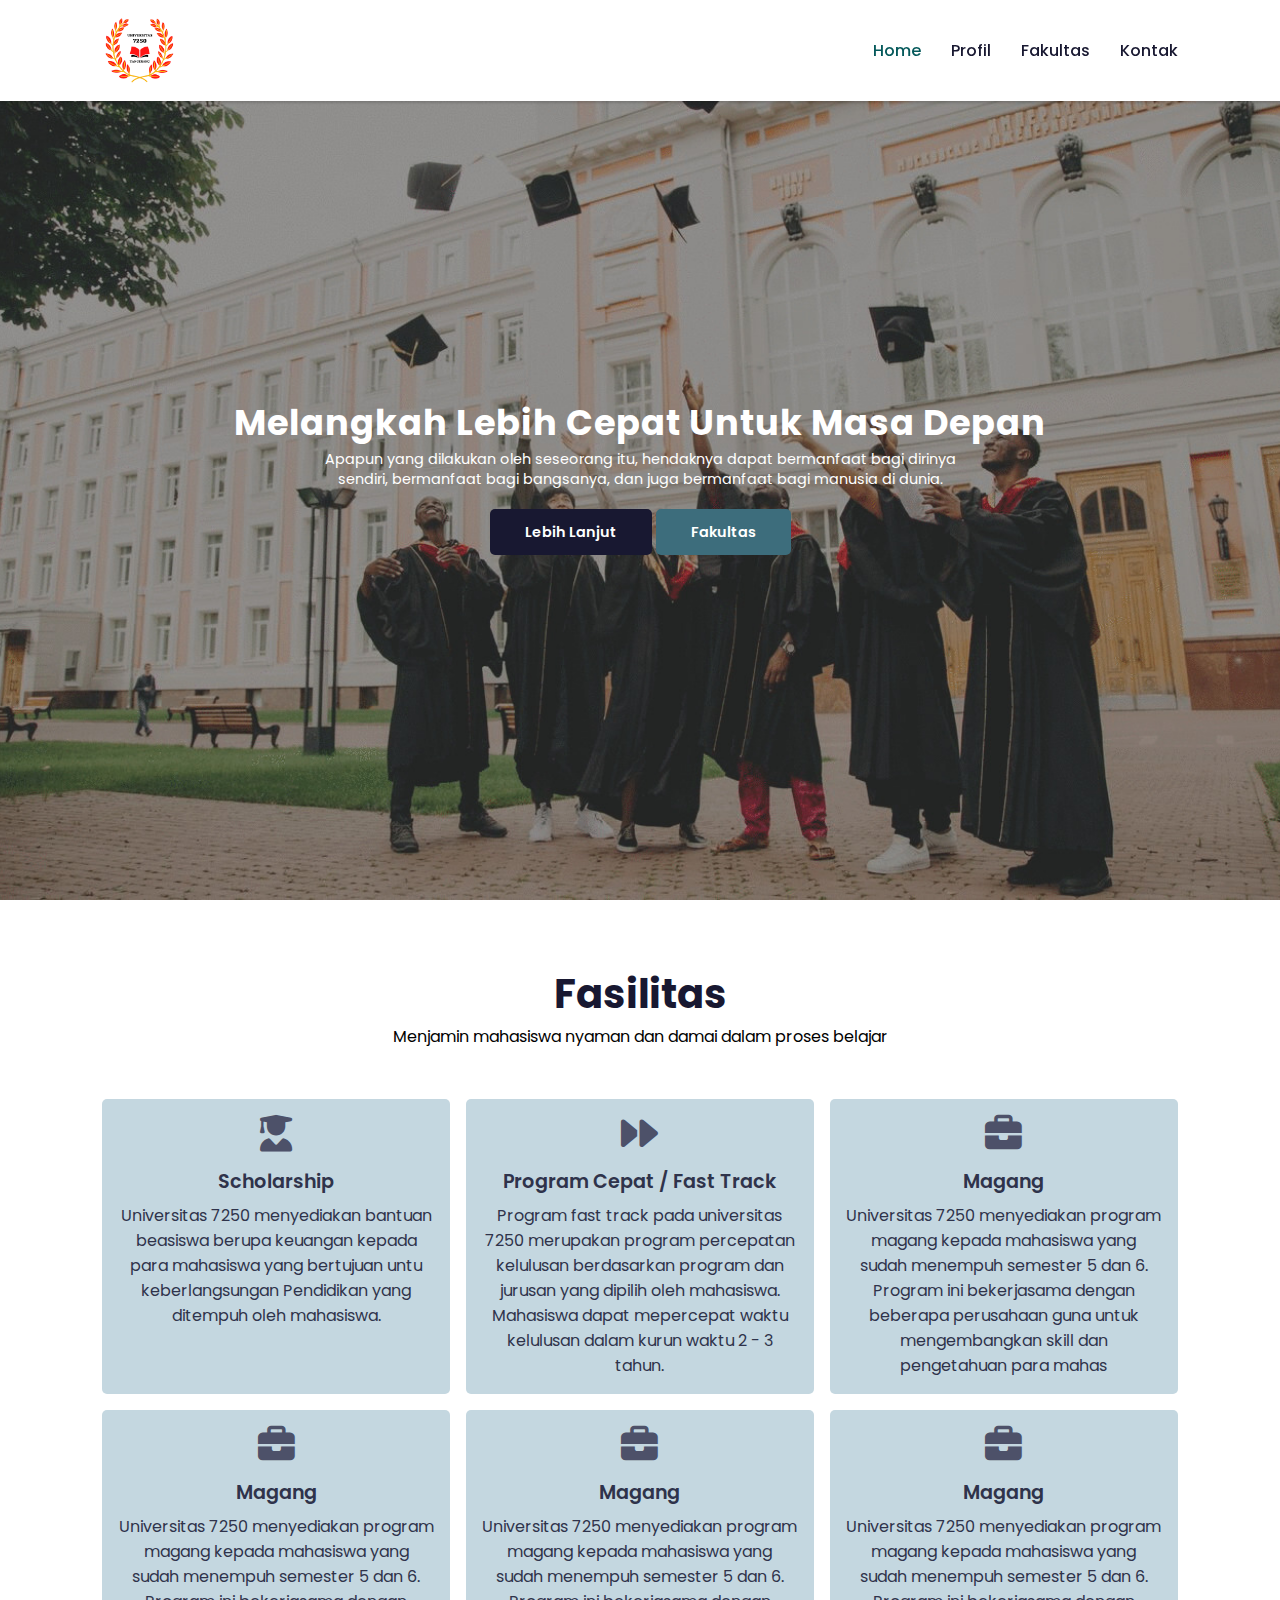
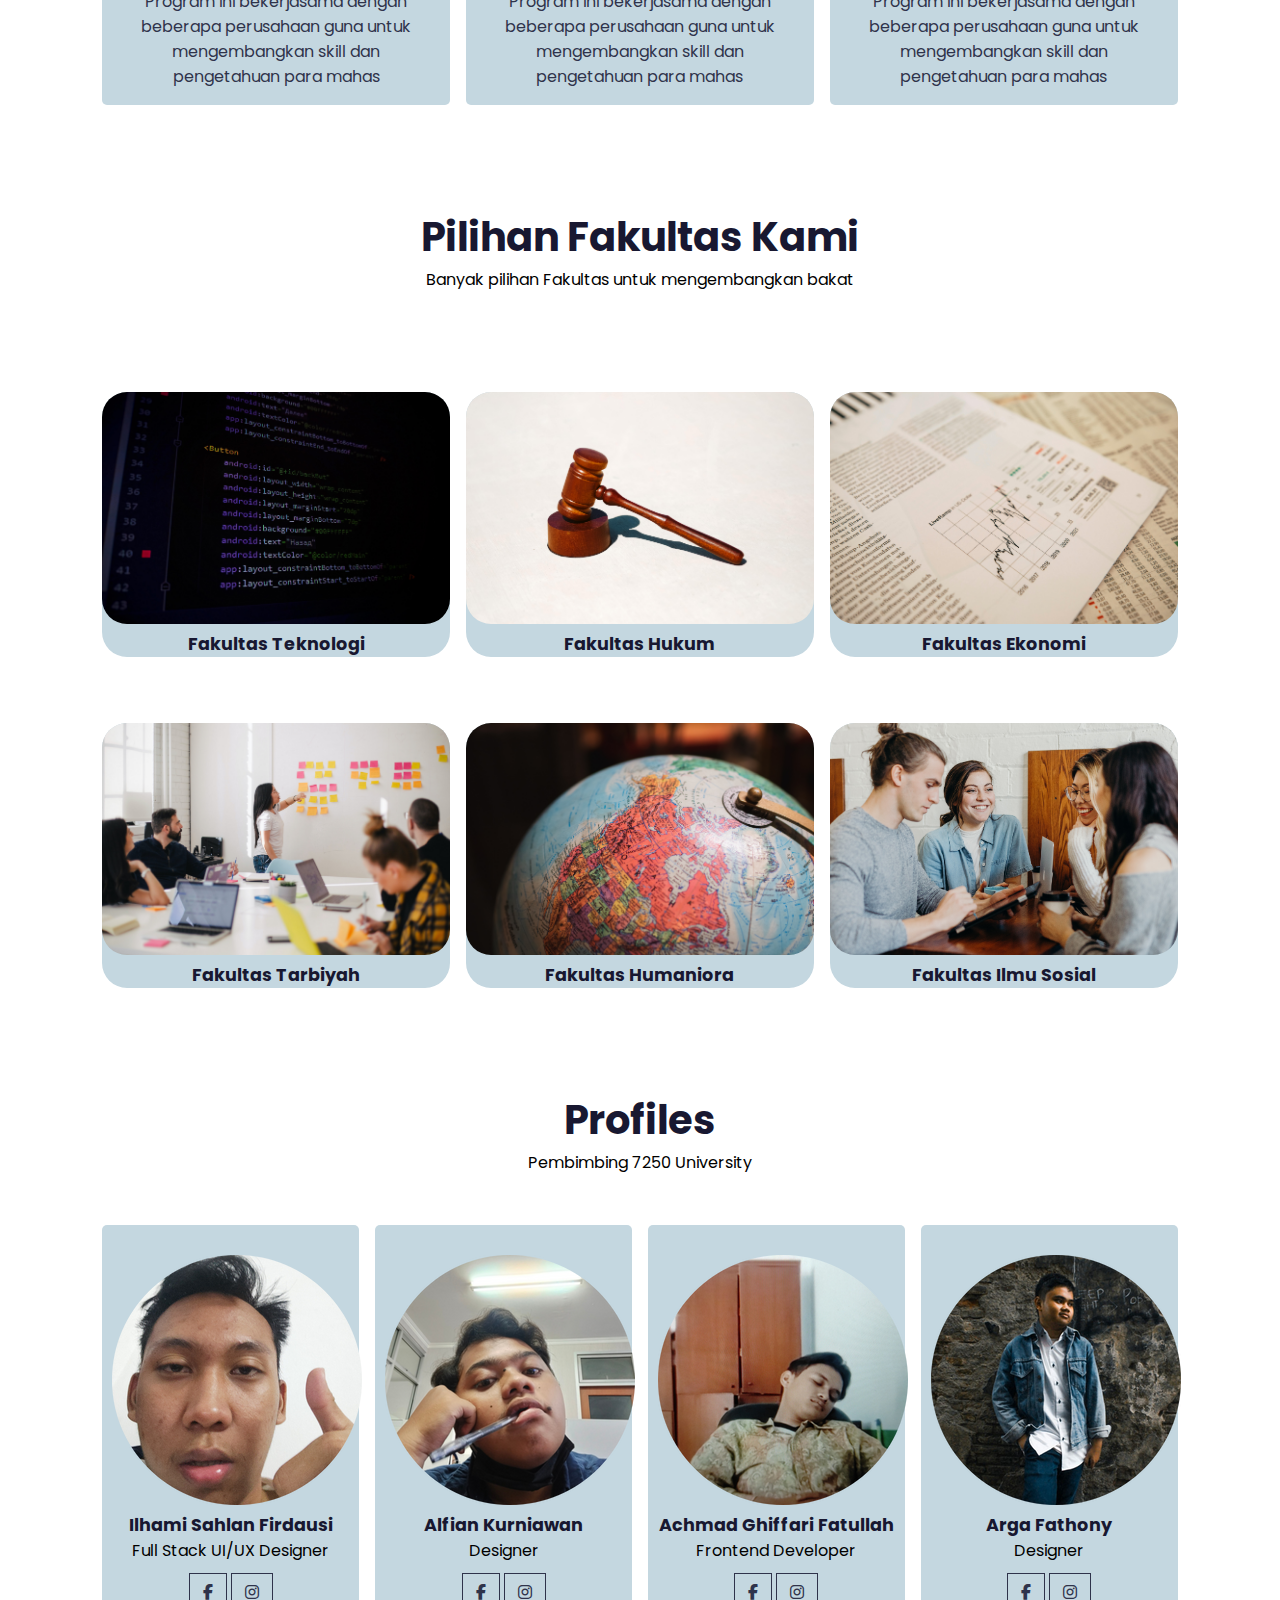
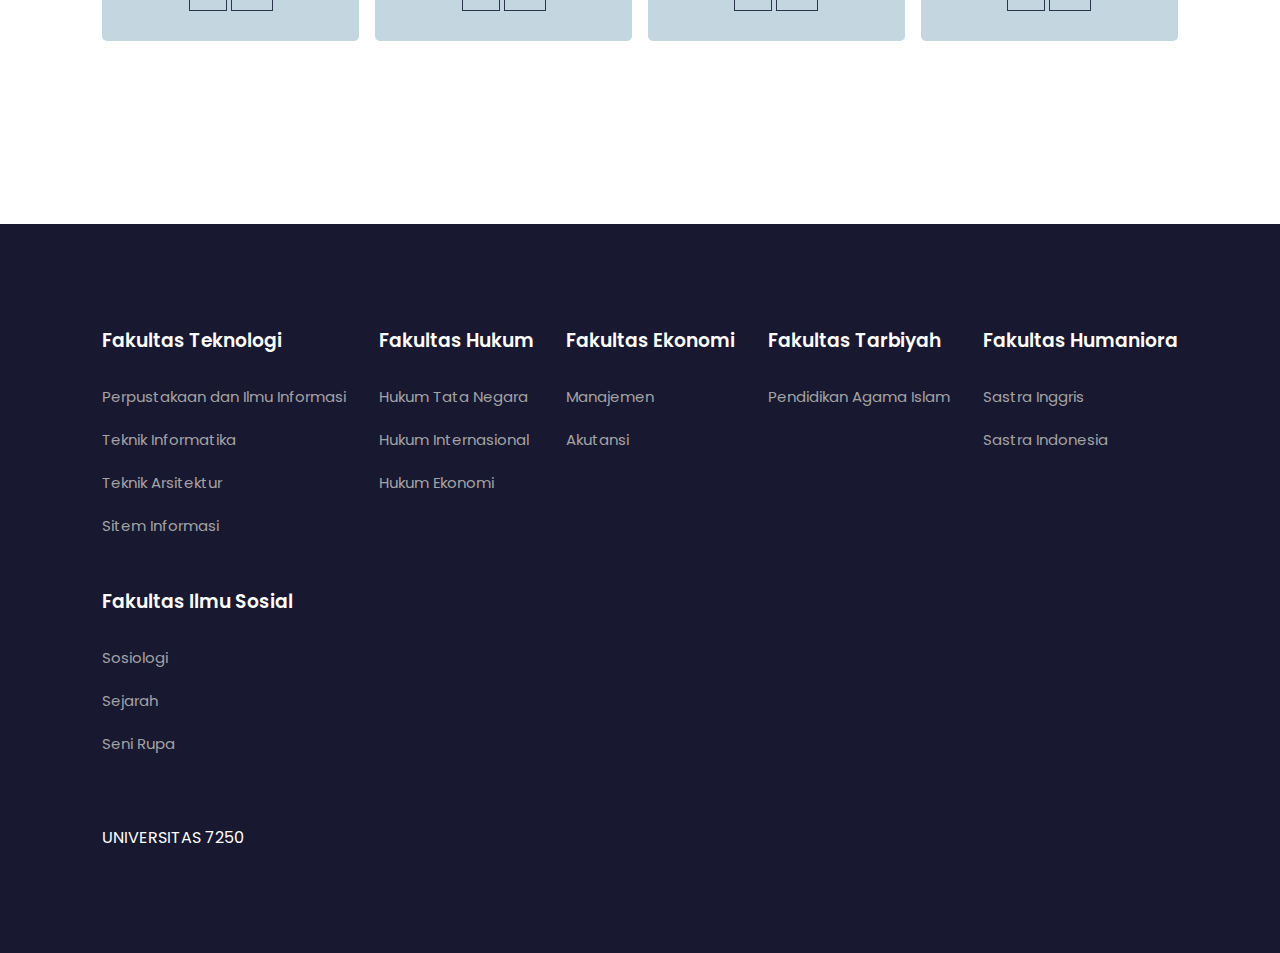
<file: index.html>
<!DOCTYPE html>
<html lang="en">
<head>
    <meta charset="UTF-8">
    <meta http-equiv="X-UA-Compatible" content="IE=edge">
    <meta name="description" content="Universitas 7250 Tangerang menerima mahasiswa baru.">
    <meta name="viewport" content="width=device-width, initial-scale=1.0">
    <title>7250 University</title>
    <link rel="icon" type="image/x-icon" href="assets/images/logo.png">
    <link rel="stylesheet" href="https://cdnjs.cloudflare.com/ajax/libs/font-awesome/6.2.0/css/all.min.css">

    <link rel="stylesheet" href="assets/css/style.css">

    <script src="https://code.jquery.com/jquery-3.6.1.min.js" integrity="sha256-o88AwQnZB+VDvE9tvIXrMQaPlFFSUTR+nldQm1LuPXQ=" crossorigin="anonymous"></script>
    
</head>
<body>
    
    <nav>
        <img src="assets/images/logo.png" alt="">
        <div class="navigation">
            <ul>
                <i id="menu-close" class="fa-solid fa-xmark"></i>
                <li><a class="active" href="#">Home</a></li>
                <li><a href="profil.html">Profil</a></li>
                <li><a href="fakultas.html">Fakultas</a></li>
                <li><a href="kontak.html">Kontak</a></li>
            </ul>
            <img id="menu-btn" src="assets/images/menu.png" alt="">
        </div>
    </nav>
    
    <section id="home">
        <h2>Melangkah Lebih Cepat Untuk Masa Depan</h2>
        <p>Apapun yang dilakukan oleh seseorang itu, hendaknya dapat bermanfaat bagi dirinya sendiri,
            bermanfaat bagi bangsanya, dan juga bermanfaat bagi manusia di dunia.</p>
            <div class="btn">
                <a class="lebih-lanjut" href="profil.html">Lebih Lanjut</a>
                <a class="kelas" href="fakultas.html">Fakultas</a>
            </div>
    </section>

    <section id="facility">
        <h1>Fasilitas</h1>
        <p>Menjamin mahasiswa nyaman dan damai dalam proses belajar</p>
        <div class="fac-base">
            <div class="fac-box">
                <i class="fa-solid fa-user-graduate"></i>
                <h3>Scholarship</h3>
                <p>Universitas 7250 menyediakan bantuan beasiswa berupa keuangan
                    kepada para mahasiswa yang bertujuan untu keberlangsungan Pendidikan
                    yang ditempuh oleh mahasiswa.
                </p>
            </div>
            <div class="fac-box">
                <i class="fa-solid fa-forward"></i>
                <h3>Program Cepat / Fast Track</h3>
                <p>Program fast track pada universitas 7250 merupakan program percepatan
                    kelulusan berdasarkan program dan jurusan yang dipilih oleh mahasiswa.
                    Mahasiswa dapat mepercepat waktu kelulusan dalam kurun waktu 2 - 3 tahun.
                </p>
            </div>
            <div class="fac-box">
                <i class="fa-solid fa-briefcase"></i>
                <h3>Magang</h3>
                <p>Universitas 7250 menyediakan program magang kepada mahasiswa yang sudah
                    menempuh semester 5 dan 6. Program ini bekerjasama dengan beberapa perusahaan
                    guna untuk mengembangkan skill dan pengetahuan para mahas</p>
            </div>
            <div class="fac-box">
                <i class="fa-solid fa-briefcase"></i>
                <h3>Magang</h3>
                <p>Universitas 7250 menyediakan program magang kepada mahasiswa yang sudah
                    menempuh semester 5 dan 6. Program ini bekerjasama dengan beberapa perusahaan
                    guna untuk mengembangkan skill dan pengetahuan para mahas</p>
            </div>
            <div class="fac-box">
                <i class="fa-solid fa-briefcase"></i>
                <h3>Magang</h3>
                <p>Universitas 7250 menyediakan program magang kepada mahasiswa yang sudah
                    menempuh semester 5 dan 6. Program ini bekerjasama dengan beberapa perusahaan
                    guna untuk mengembangkan skill dan pengetahuan para mahas</p>
            </div>
            <div class="fac-box">
                <i class="fa-solid fa-briefcase"></i>
                <h3>Magang</h3>
                <p>Universitas 7250 menyediakan program magang kepada mahasiswa yang sudah
                    menempuh semester 5 dan 6. Program ini bekerjasama dengan beberapa perusahaan
                    guna untuk mengembangkan skill dan pengetahuan para mahas</p>
            </div>
        </div>
    </section>
    
    <section id="kelas">
        <h1>Pilihan Fakultas Kami</h1>
        <p>Banyak pilihan Fakultas untuk mengembangkan bakat</p>
        <div class="kelas-container">
            <div class="kelas-box">
                <div class="kelaskelas">
                    <img src="assets/images/it.jpg" alt="">
                    <div class="details">
                        <h6>Fakultas Teknologi</h6>
                    </div>
                </div>
            </div>

            <div class="kelas-box">
                <div class="kelaskelas">
                    <img src="assets/images/hukum.jpg" alt="">
                    <div class="details">
                        <h6>Fakultas Hukum</h6>
                    </div>
                </div>
            </div>

            <div class="kelas-box">
                <div class="kelaskelas">
                    <img src="assets/images/ekonomi.jpg" alt="">
                    <div class="details">
                        <h6>Fakultas Ekonomi</h6>
                    </div>
                </div>
            </div>

            <div class="kelas-box">
                <div class="kelaskelas">
                    <img src="assets/images/tarbiyah.jpg" alt="">
                    <div class="details">
                        <h6>Fakultas Tarbiyah</h6>
                    </div>
                </div>
            </div>

            <div class="kelas-box">
                <div class="kelaskelas">
                    <img src="assets/images/humaniora.jpg" alt="">
                    <div class="details">
                        <h6>Fakultas Humaniora</h6>
                    </div>
                </div>
            </div>

            <div class="kelas-box">
                <div class="kelaskelas">
                    <img src="assets/images/sosial.jpg" alt="">
                    <div class="details">
                        <h6>Fakultas Ilmu Sosial</h6>
                    </div>
                </div>
            </div>
        </div>
    </section>

    <section id="experts">
        <h1>Profiles</h1>
        <p>Pembimbing 7250 University</p>
        <div class="expert-box">

            <div class="profile">
                <img src="assets/images/ilham.png" alt="">
                <h6>Ilhami Sahlan Firdausi</h6>
                <p>Full Stack UI/UX Designer</p>
                <div class="pro-links">
                    <a href="https://www.facebook.com/ilhamisahlan/" target="_blank">
                        <i class="fab fa-facebook-f"></i>
                    </a>
                    <a href="https://www.instagram.com/xzyo_ham/" target="_blank">
                        <i class="fab fa-instagram"></i>
                    </a>
                </div>
            </div>

            <div class="profile">
                <img src="assets/images/alfian.png" alt="">
                <h6>Alfian Kurniawan</h6>
                <p>Designer</p>
                <div class="pro-links">
                    <a href="https://www.facebook.com/fian.kurniawan.52" target="_blank">
                        <i class="fab fa-facebook-f"></i>
                    </a>
                    <a href="https://www.instagram.com/fian.kurniawan.52/" target="_blank">
                        <i class="fab fa-instagram"></i>
                    </a>
                </div>
            </div>
            
            <div class="profile">
                <img src="assets/images/aghif.png" alt="">
                <h6>Achmad Ghiffari Fatullah</h6>
                <p>Frontend Developer</p>
                <div class="pro-links">
                    <a href="#" target="_blank">
                        <i class="fab fa-facebook-f"></i>
                    </a>
                    <a href="https://www.instagram.com/ach.ghiffari04/" target="_blank">
                        <i class="fab fa-instagram"></i>
                    </a>
                </div>
            </div>

            <div class="profile">
                <img src="assets/images/arga.png" alt="">
                <h6>Arga Fathony</h6>
                <p>Designer</p>
                <div class="pro-links">
                    <a href="#" target="_blank">
                        <i class="fab fa-facebook-f"></i>
                    </a>
                    <a href="https://www.instagram.com/argafathony/" target="_blank">
                        <i class="fab fa-instagram"></i>
                    </a>
                </div>
            </div>
        </div>
    </section>

    <footer>
        <div class="footer-col">
            <h3>Fakultas Teknologi</h3>
            <li>Perpustakaan dan Ilmu Informasi</li>
            <li>Teknik Informatika</li>
            <li>Teknik Arsitektur</li>
            <li>Sitem Informasi</li>
        </div>

        <div class="footer-col">
            <h3>Fakultas Hukum</h3>
            <li>Hukum Tata Negara</li>
            <li>Hukum Internasional</li>
            <li>Hukum Ekonomi</li>
        </div>

        <div class="footer-col">
            <h3>Fakultas Ekonomi</h3>
            <li>Manajemen</li>
            <li>Akutansi</li>
        </div>

        <div class="footer-col">
            <h3>Fakultas Tarbiyah</h3>
            <li>Pendidikan Agama Islam</li>
        </div>

        <div class="footer-col">
            <h3>Fakultas Humaniora</h3>
            <li>Sastra Inggris</li>
            <li>Sastra Indonesia</li>
        </div>

        <div class="footer-col">
            <h3>Fakultas Ilmu Sosial</h3>
            <li>Sosiologi</li>
            <li>Sejarah</li>
            <li>Seni Rupa</li>
        </div>
        
        <div class="about-us">
            <p>UNIVERSITAS 7250</p>
        </div>
    </footer>

    <script>
        $('#menu-btn').click(function(){
            $('nav .navigation ul').addClass('active')
        });
        $('#menu-close').click(function(){
            $('nav .navigation ul').removeClass('active')
        });
    </script>
</body>
</html>
</file>
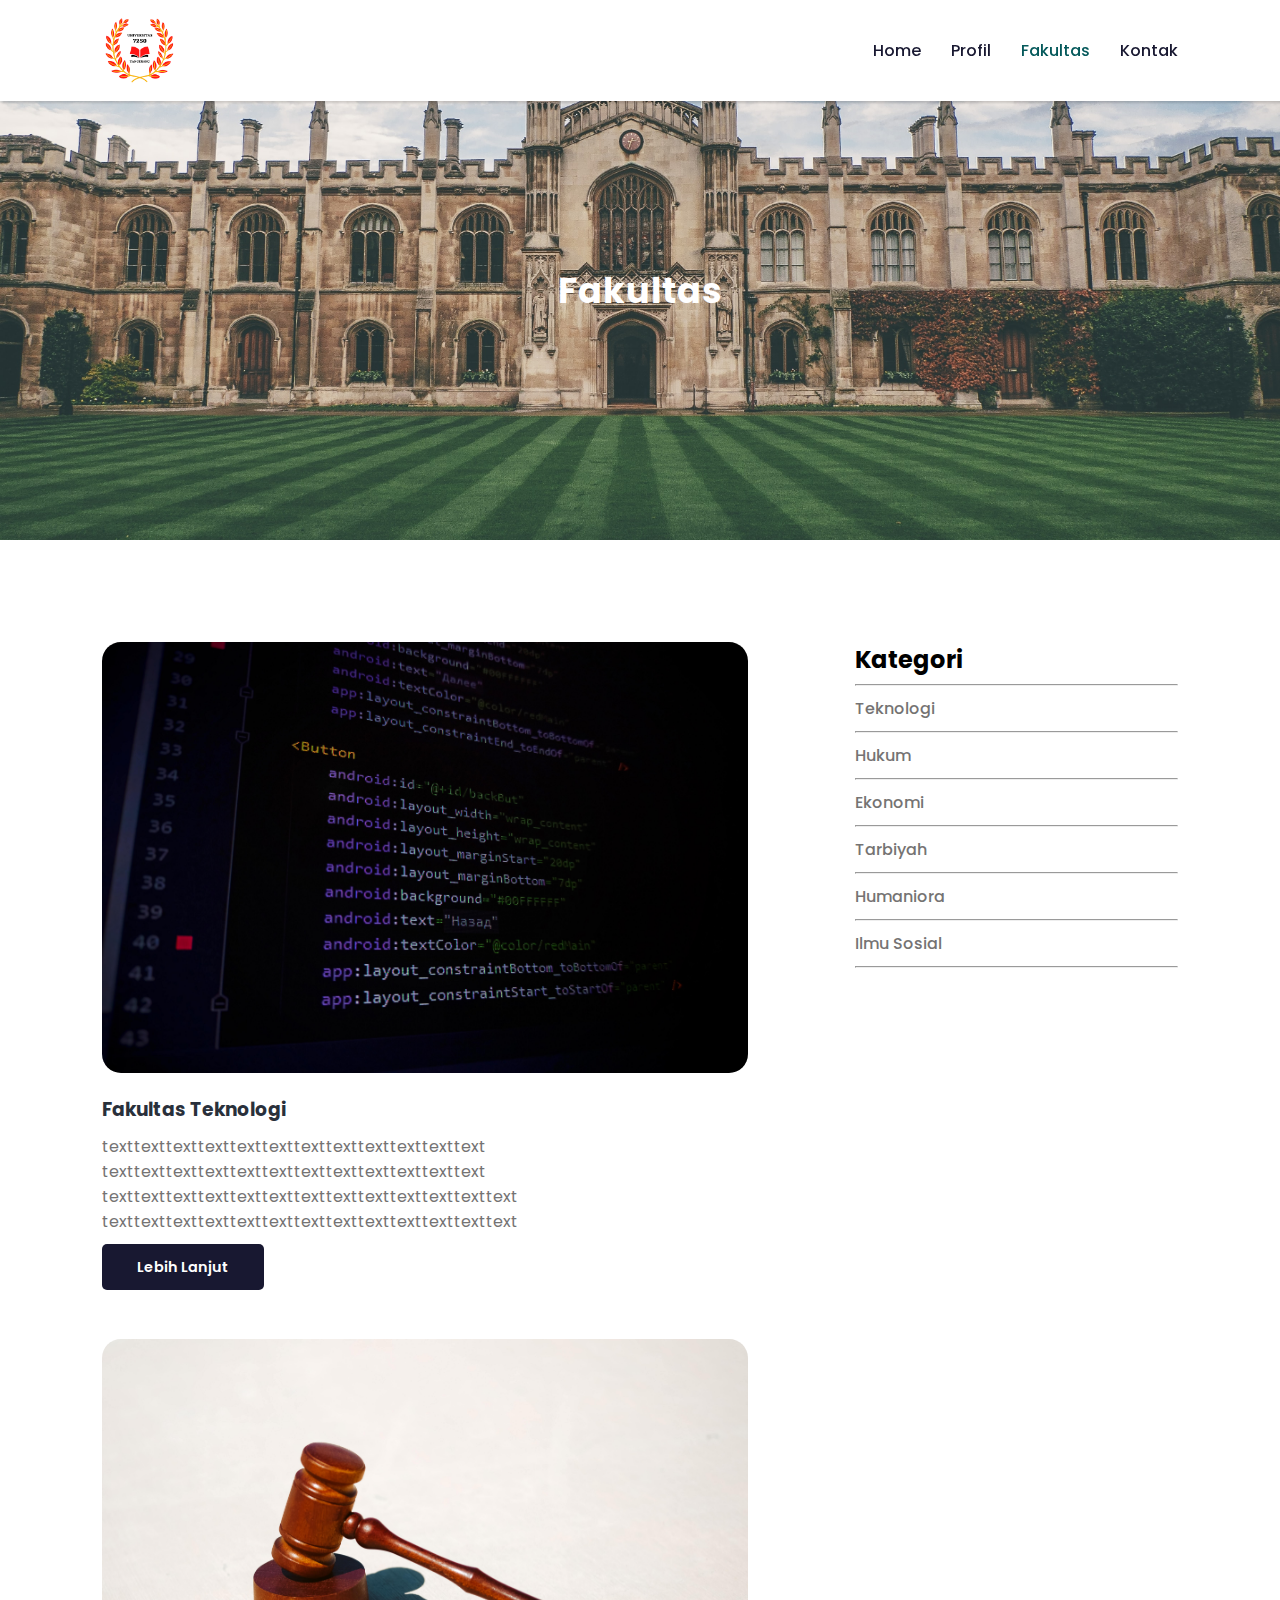
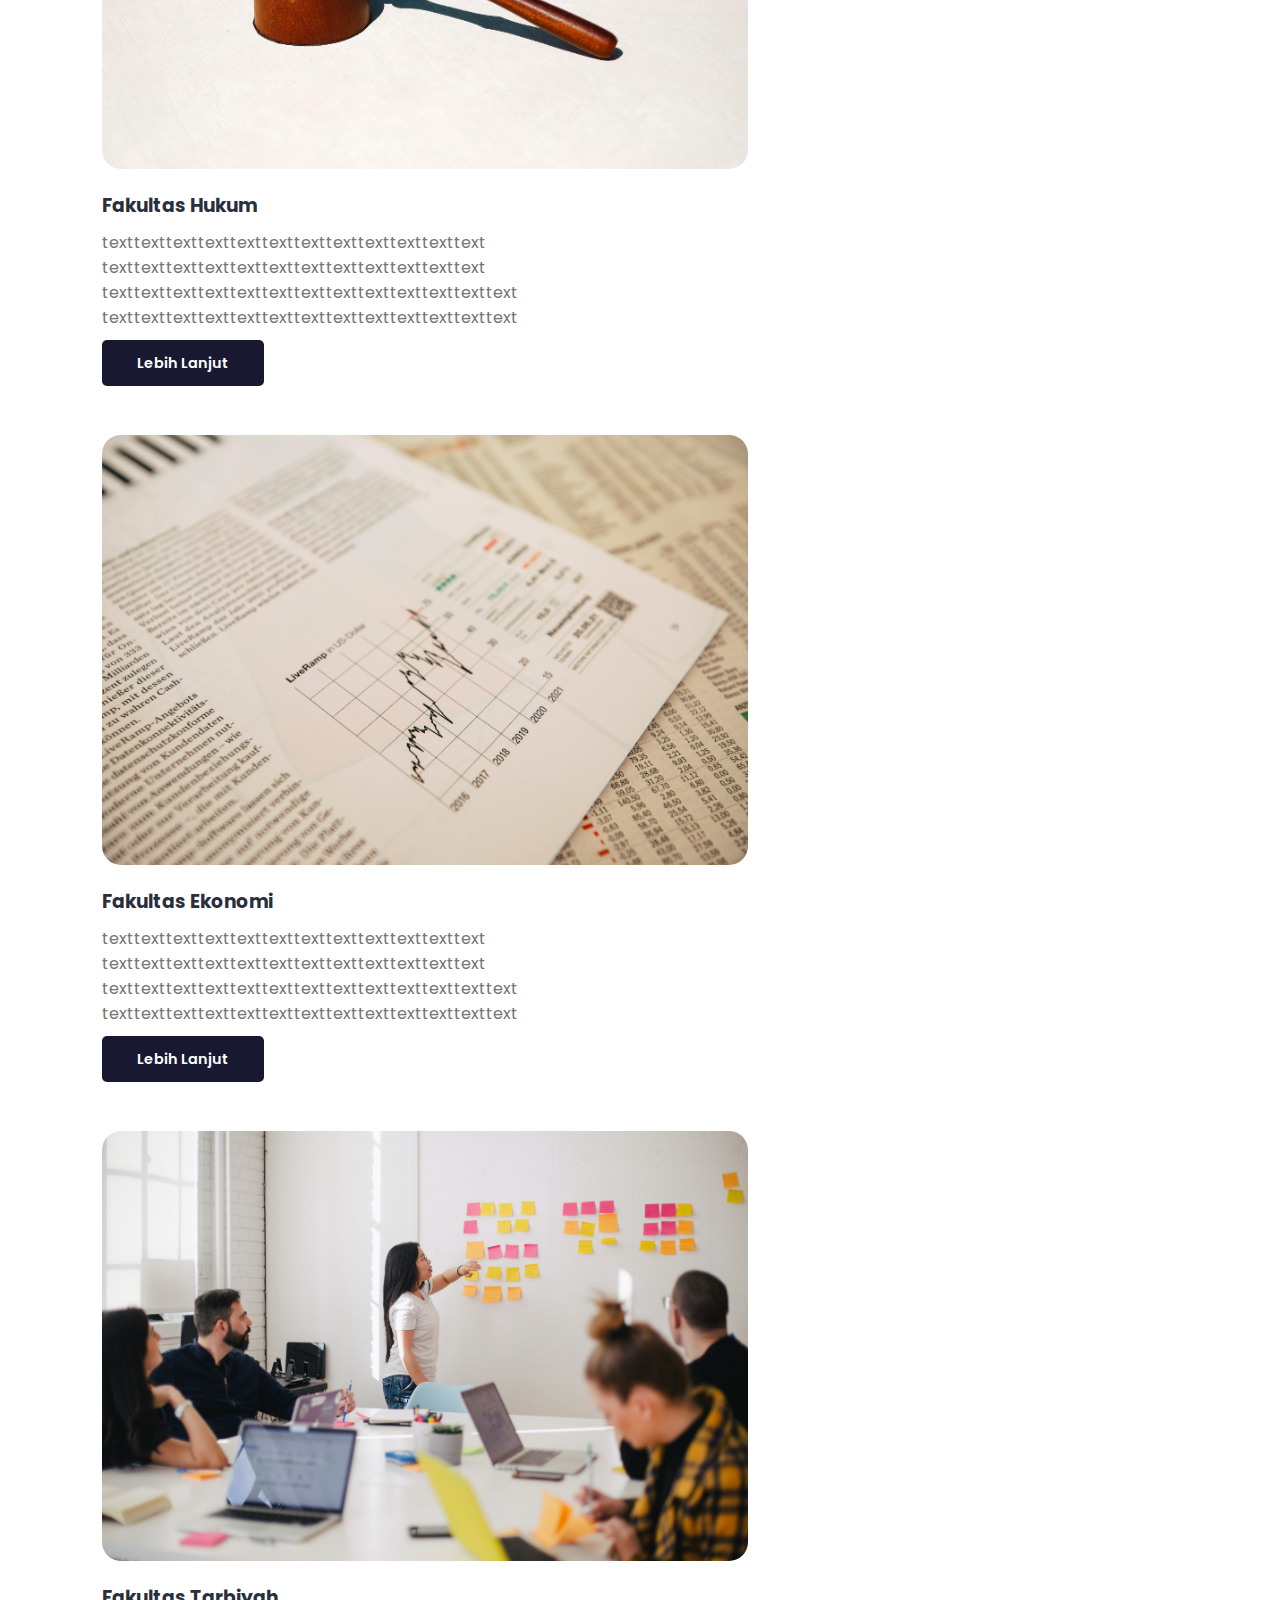
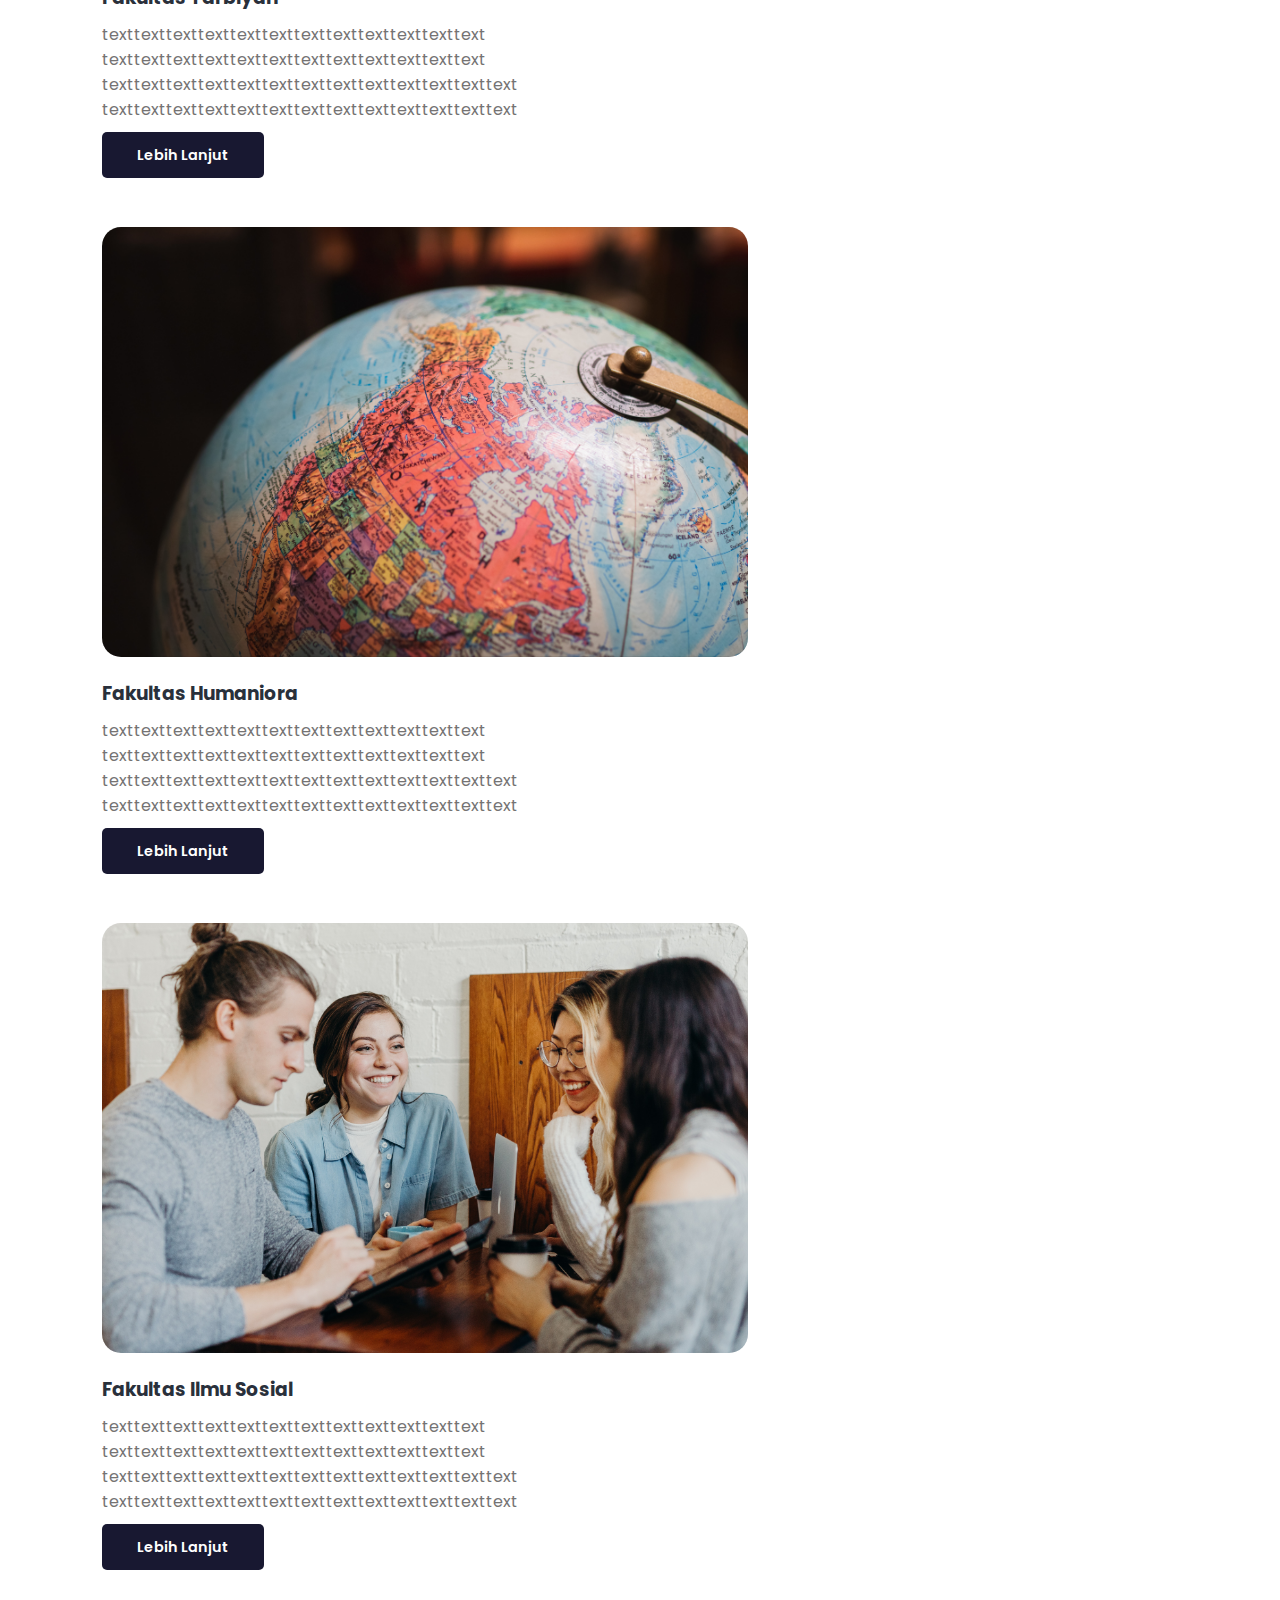
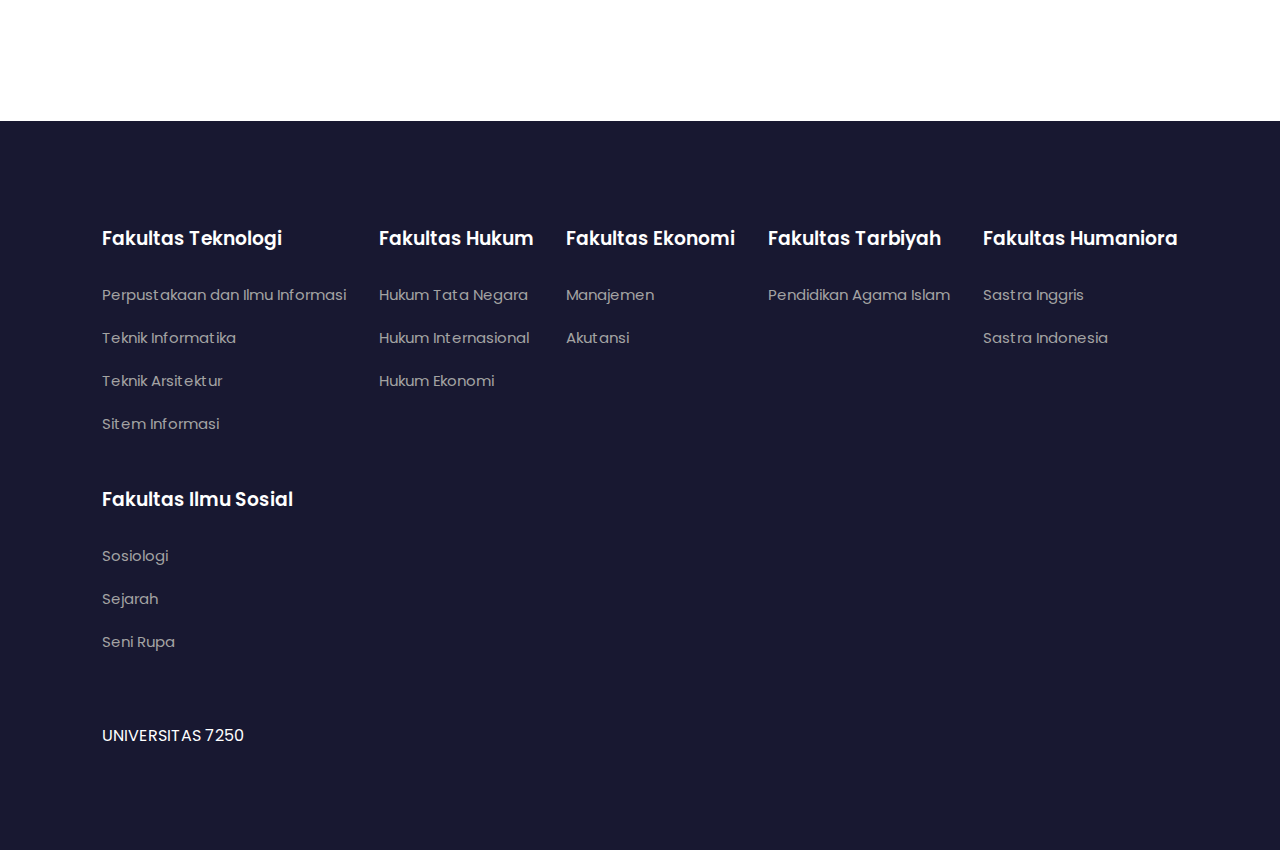
<file: fakultas.html>
<!DOCTYPE html>
<html lang="en">
<head>
    <meta charset="UTF-8">
    <meta http-equiv="X-UA-Compatible" content="IE=edge">
    <meta name="viewport" content="width=device-width, initial-scale=1.0">
    <title>7250 University</title>
    <link rel="icon" type="image/x-icon" href="assets/images/logo.png">
    <link rel="stylesheet" href="https://cdnjs.cloudflare.com/ajax/libs/font-awesome/6.2.0/css/all.min.css">

    <link rel="stylesheet" href="assets/css/style.css">

    <script src="https://code.jquery.com/jquery-3.6.1.min.js" integrity="sha256-o88AwQnZB+VDvE9tvIXrMQaPlFFSUTR+nldQm1LuPXQ=" crossorigin="anonymous"></script>
    
</head>
<body>
    
    <nav>
        <img src="assets/images/logo.png" alt="">
        <div class="navigation">
            <ul>
                <i id="menu-close" class="fa-solid fa-xmark"></i>
                <li><a href="index.html">Home</a></li>
                <li><a href="profil.html">Profil</a></li>
                <li><a class="active" href="fakultas.html">Fakultas</a></li>
                <li><a href="kontak.html">Kontak</a></li>
            </ul>
            <img id="menu-btn" src="assets/images/menu.png" alt="">
        </div>
    </nav>
    
    <section id="profil-home">
        <h2>Fakultas</h2>
    </section>

    <section id="fakultas-container">
        <div class="fakultas">
            <div class="post">
                <img src="assets/images/it.jpg" alt="">
                <h3>Fakultas Teknologi</h3>
                <p>texttexttexttexttexttexttexttexttexttexttexttext
                    texttexttexttexttexttexttexttexttexttexttexttext
                    texttexttexttexttexttexttexttexttexttexttexttexttext
                    texttexttexttexttexttexttexttexttexttexttexttexttext
                </p>
                <a href="post-it.html">Lebih Lanjut</a>
            </div>
            <div class="post">
                <img src="assets/images/hukum.jpg" alt="">
                <h3>Fakultas Hukum</h3>
                <p>texttexttexttexttexttexttexttexttexttexttexttext
                    texttexttexttexttexttexttexttexttexttexttexttext
                    texttexttexttexttexttexttexttexttexttexttexttexttext
                    texttexttexttexttexttexttexttexttexttexttexttexttext
                </p>
                <a href="post-hukum.html">Lebih Lanjut</a>
            </div>
            <div class="post">
                <img src="assets/images/ekonomi.jpg" alt="">
                <h3>Fakultas Ekonomi</h3>
                <p>texttexttexttexttexttexttexttexttexttexttexttext
                    texttexttexttexttexttexttexttexttexttexttexttext
                    texttexttexttexttexttexttexttexttexttexttexttexttext
                    texttexttexttexttexttexttexttexttexttexttexttexttext
                </p>
                <a href="post-ekonomi.html">Lebih Lanjut</a>
            </div>
            <div class="post">
                <img src="assets/images/tarbiyah.jpg" alt="">
                <h3>Fakultas Tarbiyah</h3>
                <p>texttexttexttexttexttexttexttexttexttexttexttext
                    texttexttexttexttexttexttexttexttexttexttexttext
                    texttexttexttexttexttexttexttexttexttexttexttexttext
                    texttexttexttexttexttexttexttexttexttexttexttexttext
                </p>
                <a href="post-tarbiyah.html">Lebih Lanjut</a>
            </div>
            <div class="post">
                <img src="assets/images/humaniora.jpg" alt="">
                <h3>Fakultas Humaniora</h3>
                <p>texttexttexttexttexttexttexttexttexttexttexttext
                    texttexttexttexttexttexttexttexttexttexttexttext
                    texttexttexttexttexttexttexttexttexttexttexttexttext
                    texttexttexttexttexttexttexttexttexttexttexttexttext
                </p>
                <a href="post-humaniora.html">Lebih Lanjut</a>
            </div>
            <div class="post">
                <img src="assets/images/sosial.jpg" alt="">
                <h3>Fakultas Ilmu Sosial</h3>
                <p>texttexttexttexttexttexttexttexttexttexttexttext
                    texttexttexttexttexttexttexttexttexttexttexttext
                    texttexttexttexttexttexttexttexttexttexttexttexttext
                    texttexttexttexttexttexttexttexttexttexttexttexttext
                </p>
                <a href="post-sosial.html">Lebih Lanjut</a>
            </div>
        </div>

        <div class="cate">
            <h2>Kategori</h2>
            <hr>
            <a href="#">Teknologi</a>
            <hr>
            <a href="#">Hukum</a>
            <hr>
            <a href="#">Ekonomi</a>
            <hr>
            <a href="#">Tarbiyah</a>
            <hr>
            <a href="#">Humaniora</a>
            <hr>
            <a href="#">Ilmu Sosial</a>
            <hr>
        </div>
    </section>

    <footer>
        <div class="footer-col">
            <h3>Fakultas Teknologi</h3>
            <li>Perpustakaan dan Ilmu Informasi</li>
            <li>Teknik Informatika</li>
            <li>Teknik Arsitektur</li>
            <li>Sitem Informasi</li>
        </div>

        <div class="footer-col">
            <h3>Fakultas Hukum</h3>
            <li>Hukum Tata Negara</li>
            <li>Hukum Internasional</li>
            <li>Hukum Ekonomi</li>
        </div>

        <div class="footer-col">
            <h3>Fakultas Ekonomi</h3>
            <li>Manajemen</li>
            <li>Akutansi</li>
        </div>

        <div class="footer-col">
            <h3>Fakultas Tarbiyah</h3>
            <li>Pendidikan Agama Islam</li>
        </div>

        <div class="footer-col">
            <h3>Fakultas Humaniora</h3>
            <li>Sastra Inggris</li>
            <li>Sastra Indonesia</li>
        </div>

        <div class="footer-col">
            <h3>Fakultas Ilmu Sosial</h3>
            <li>Sosiologi</li>
            <li>Sejarah</li>
            <li>Seni Rupa</li>
        </div>
        
        <div class="about-us">
            <p>UNIVERSITAS 7250</p>
        </div>
    </footer>

    <script>
        $('#menu-btn').click(function(){
            $('nav .navigation ul').addClass('active')
        });
        $('#menu-close').click(function(){
            $('nav .navigation ul').removeClass('active')
        });
    </script>
</body>
</html>
</file>
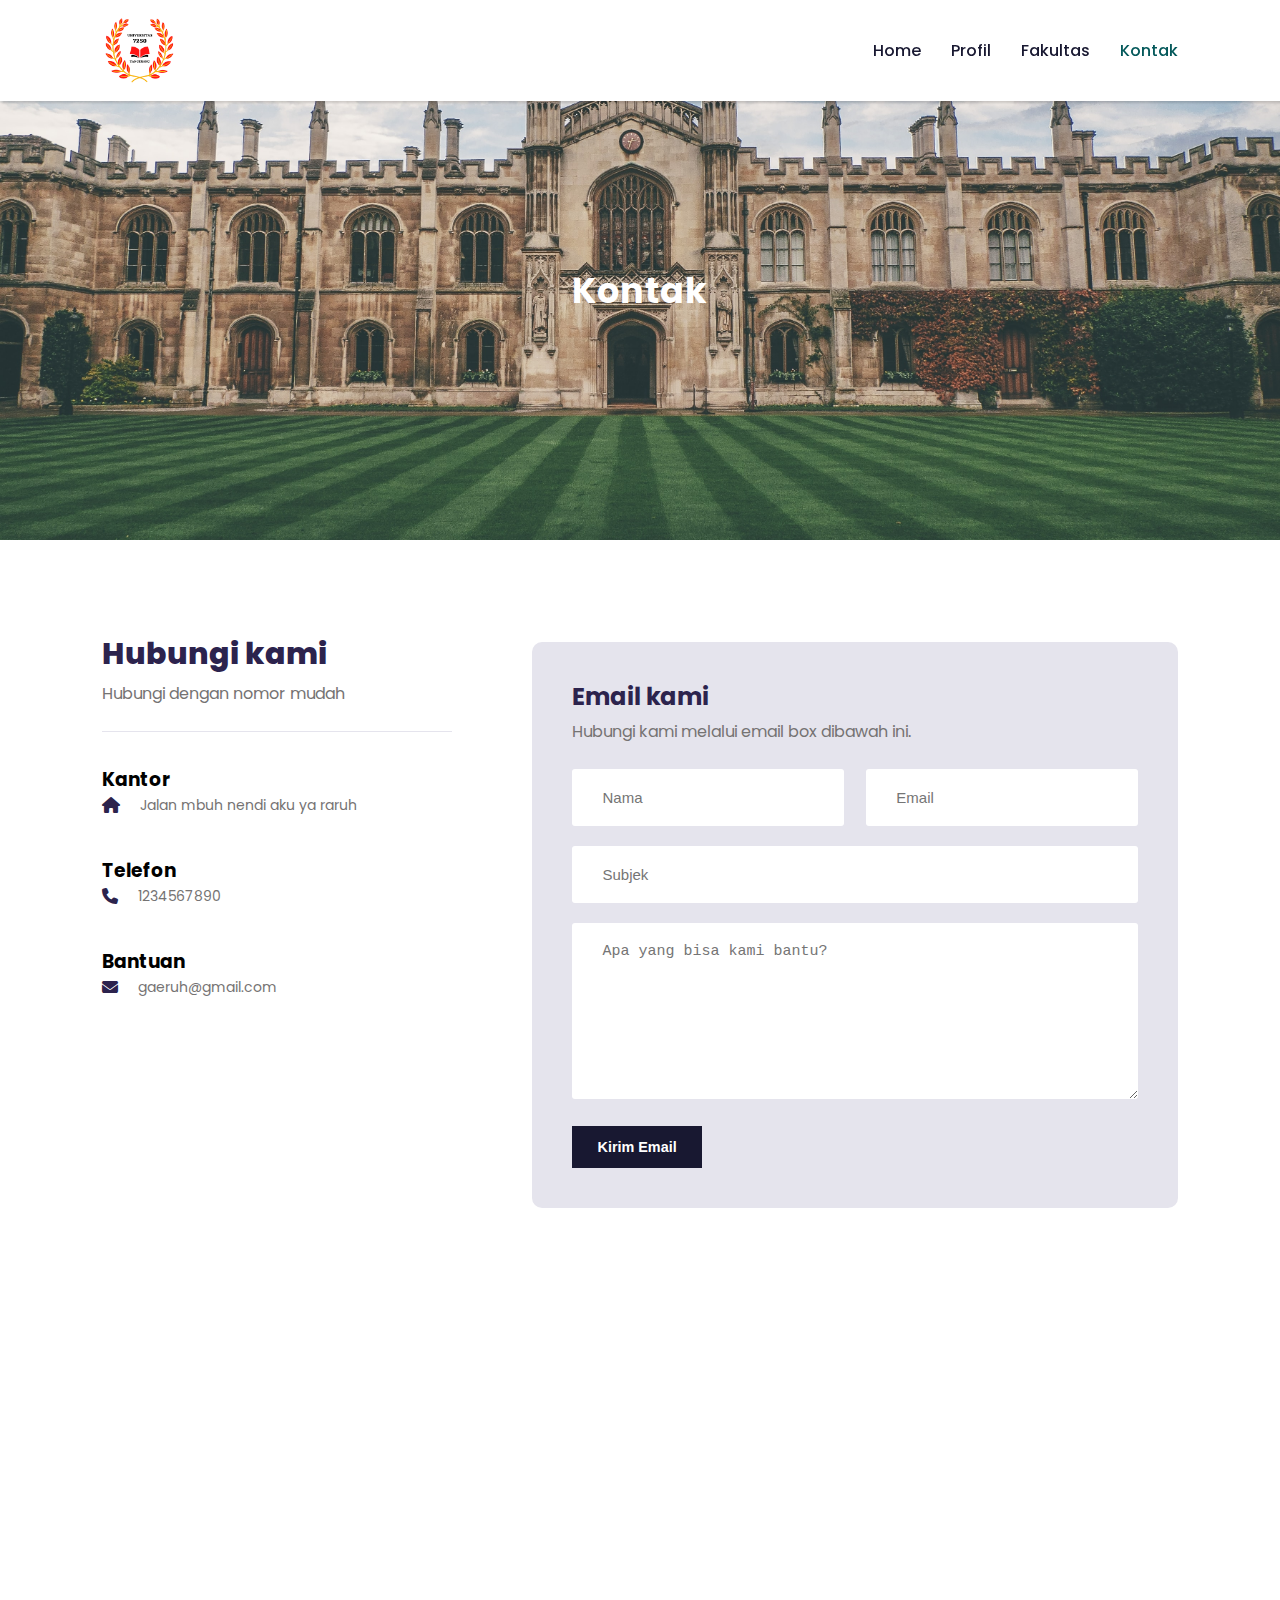
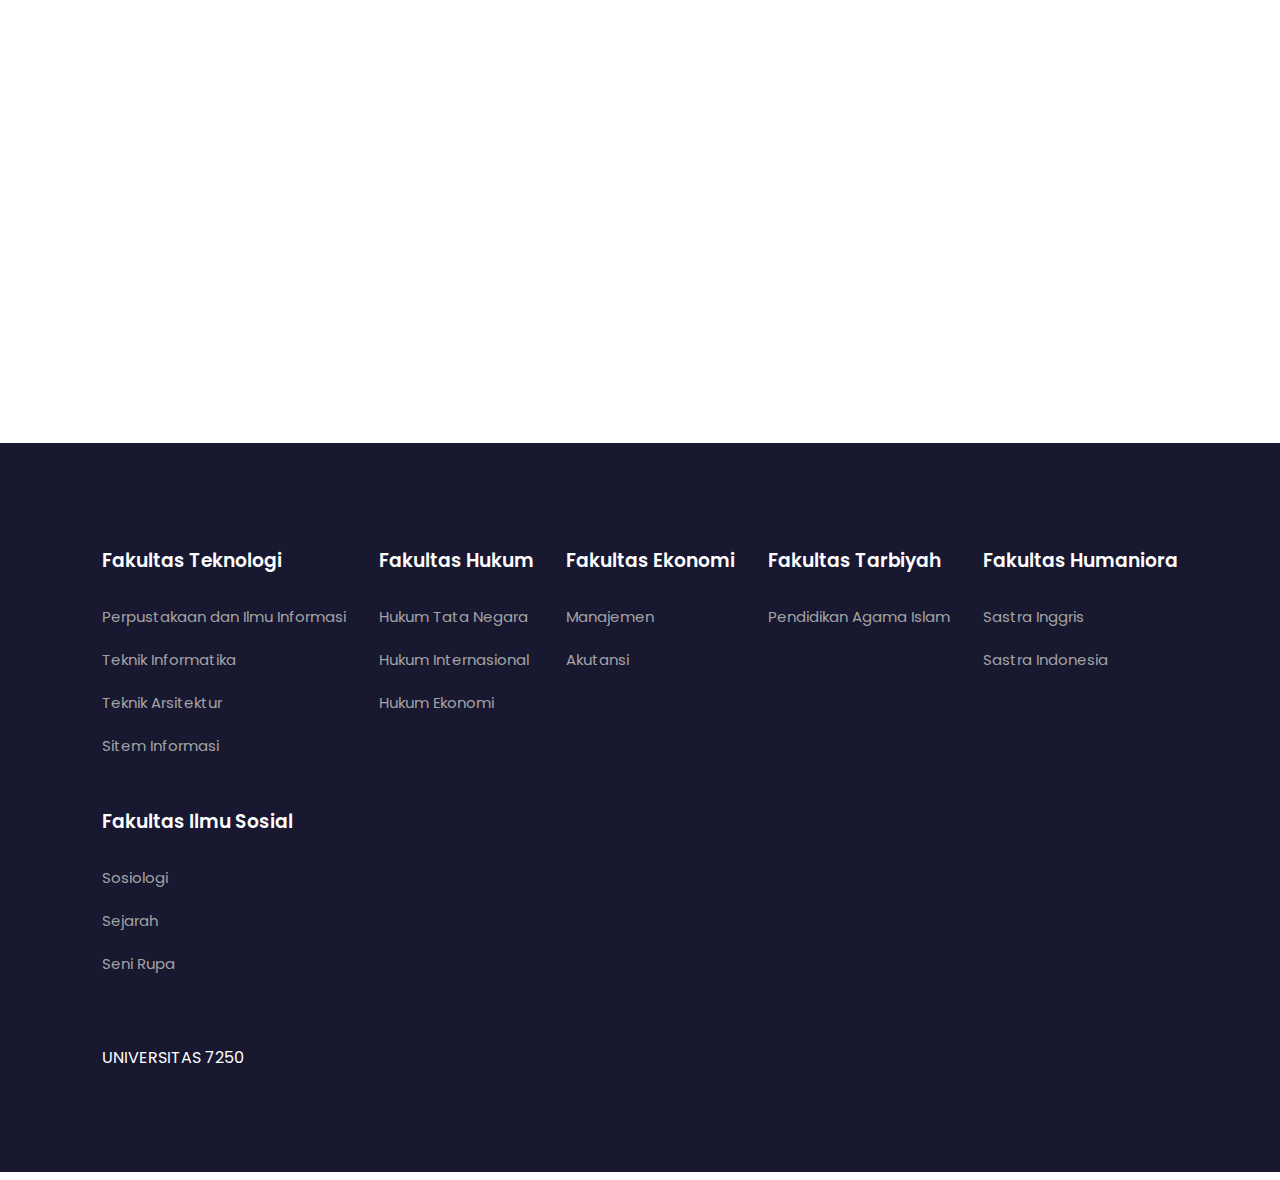
<file: kontak.html>
<!DOCTYPE html>
<html lang="en">
<head>
    <meta charset="UTF-8">
    <meta http-equiv="X-UA-Compatible" content="IE=edge">
    <meta name="viewport" content="width=device-width, initial-scale=1.0">
    <title>7250 University</title>
    <link rel="icon" type="image/x-icon" href="assets/images/logo.png">
    <link rel="stylesheet" href="https://cdnjs.cloudflare.com/ajax/libs/font-awesome/6.2.0/css/all.min.css">

    <link rel="stylesheet" href="assets/css/style.css">

    <script src="https://code.jquery.com/jquery-3.6.1.min.js" integrity="sha256-o88AwQnZB+VDvE9tvIXrMQaPlFFSUTR+nldQm1LuPXQ=" crossorigin="anonymous"></script>
    
</head>
<body>
    
    <nav>
        <img src="assets/images/logo.png" alt="">
        <div class="navigation">
            <ul>
                <i id="menu-close" class="fa-solid fa-xmark"></i>
                <li><a href="index.html">Home</a></li>
                <li><a href="profil.html">Profil</a></li>
                <li><a href="fakultas.html">Fakultas</a></li>
                <li><a class="active" href="kontak.html">Kontak</a></li>
            </ul>
            <img id="menu-btn" src="assets/images/menu.png" alt="">
        </div>
    </nav>
    
    <section id="profil-home">
        <h2>Kontak</h2>
    </section>

    <section id="kontak">
        <div class="getin">
            <h2>Hubungi kami</h2>
            <p>Hubungi dengan nomor mudah</p>

            <div class="getin-details">
                <h3>Kantor</h3>
                <div>
                    <i class="fa-sharp fa-solid fa-house get"></i>
                    <p>Jalan mbuh nendi aku ya raruh</p>
                </div>
                <h3>Telefon</h3>
                <div>
                    <i class="fa-solid fa-phone get"></i>
                    <p>1234567890</p>
                </div>
                <h3>Bantuan</h3>
                <div>
                    <i class="fa-sharp fa-solid fa-envelope get"></i>
                    <p>gaeruh@gmail.com</p>
                </div>
            </div>
        </div>

        <div class="form">
            <h4>Email kami</h4>
            <p>Hubungi kami melalui email box dibawah ini.</p>
            <div class="form-row">
                <input type="text" placeholder="Nama">
                <input type="text" placeholder="Email">
            </div>
            <div class="form-col">
                <input type="text" placeholder="Subjek">
            </div>
            <div class="form-col">
                <textarea name="" id="" cols="30" rows="8" placeholder="Apa yang bisa kami bantu?"></textarea>
            </div>
            <div class="form-col">
                <button>Kirim Email</button>
            </div>
        </div>
    </section>

    <section id="map">
        <iframe src="https://www.google.com/maps/embed?pb=!1m18!1m12!1m3!1d3951.455610818467!2d112.60526401478914!3d-7.951779081427735!2m3!1f0!2f0!3f0!3m2!1i1024!2i768!4f13.1!3m3!1m2!1s0x2e78815e45bbc56d%3A0x5031ab2d7d36dba6!2sUniversitas%20Islam%20Negeri%20Maulana%20Malik%20Ibrahim%20Malang!5e0!3m2!1sid!2sid!4v1669604640576!5m2!1sid!2sid" 
        style="border:0;" allowfullscreen="" loading="lazy" referrerpolicy="no-referrer-when-downgrade"></iframe>
    </section>

    <footer>
        <div class="footer-col">
            <h3>Fakultas Teknologi</h3>
            <li>Perpustakaan dan Ilmu Informasi</li>
            <li>Teknik Informatika</li>
            <li>Teknik Arsitektur</li>
            <li>Sitem Informasi</li>
        </div>

        <div class="footer-col">
            <h3>Fakultas Hukum</h3>
            <li>Hukum Tata Negara</li>
            <li>Hukum Internasional</li>
            <li>Hukum Ekonomi</li>
        </div>

        <div class="footer-col">
            <h3>Fakultas Ekonomi</h3>
            <li>Manajemen</li>
            <li>Akutansi</li>
        </div>

        <div class="footer-col">
            <h3>Fakultas Tarbiyah</h3>
            <li>Pendidikan Agama Islam</li>
        </div>

        <div class="footer-col">
            <h3>Fakultas Humaniora</h3>
            <li>Sastra Inggris</li>
            <li>Sastra Indonesia</li>
        </div>

        <div class="footer-col">
            <h3>Fakultas Ilmu Sosial</h3>
            <li>Sosiologi</li>
            <li>Sejarah</li>
            <li>Seni Rupa</li>
        </div>
        
        <div class="about-us">
            <p>UNIVERSITAS 7250</p>
        </div>
    </footer>

    <script>
        $('#menu-btn').click(function(){
            $('nav .navigation ul').addClass('active')
        });
        $('#menu-close').click(function(){
            $('nav .navigation ul').removeClass('active')
        });
    </script>
</body>
</html>
</file>
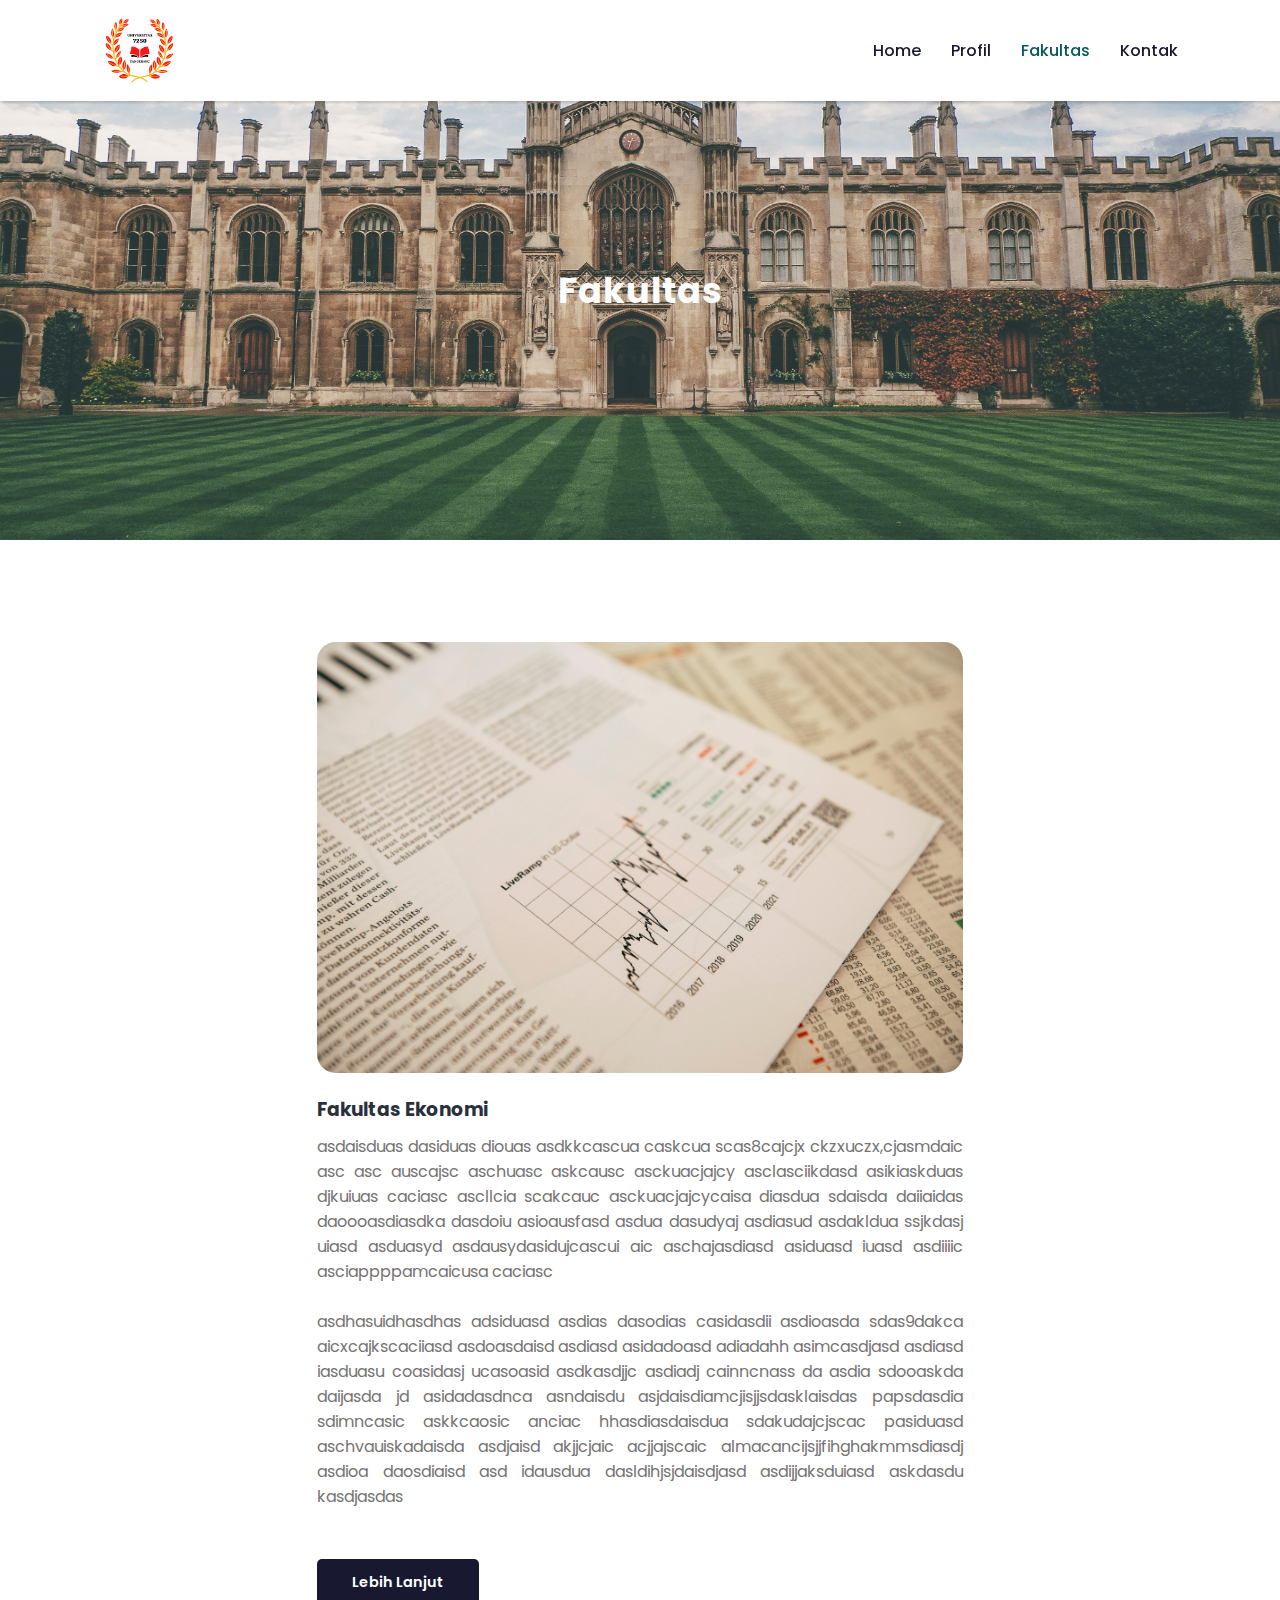
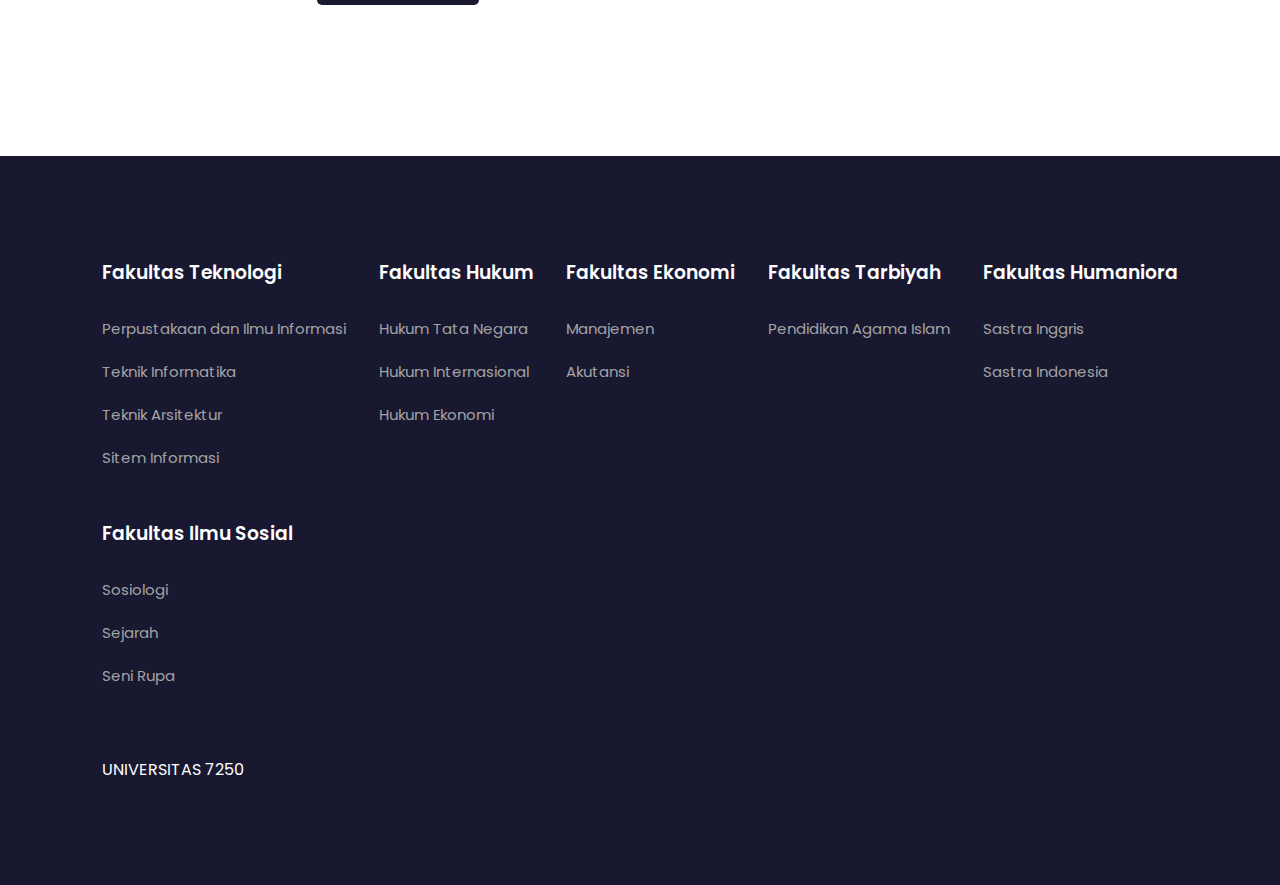
<file: post-ekonomi.html>
<!DOCTYPE html>
<html lang="en">
<head>
    <meta charset="UTF-8">
    <meta http-equiv="X-UA-Compatible" content="IE=edge">
    <meta name="viewport" content="width=device-width, initial-scale=1.0">
    <title>7250 University</title>
    <link rel="icon" type="image/x-icon" href="assets/images/logo.png">
    <link rel="stylesheet" href="https://cdnjs.cloudflare.com/ajax/libs/font-awesome/6.2.0/css/all.min.css">

    <link rel="stylesheet" href="assets/css/style.css">

    <script src="https://code.jquery.com/jquery-3.6.1.min.js" integrity="sha256-o88AwQnZB+VDvE9tvIXrMQaPlFFSUTR+nldQm1LuPXQ=" crossorigin="anonymous"></script>
    
</head>
<body>
    
    <nav>
        <img src="assets/images/logo.png" alt="">
        <div class="navigation">
            <ul>
                <i id="menu-close" class="fa-solid fa-xmark"></i>
                <li><a href="index.html">Home</a></li>
                <li><a href="profil.html">Profil</a></li>
                <li><a class="active" href="fakultas.html">Fakultas</a></li>
                <li><a href="kontak.html">Kontak</a></li>
            </ul>
            <img id="menu-btn" src="assets/images/menu.png" alt="">
        </div>
    </nav>
    
    <section id="profil-home">
        <h2>Fakultas</h2>
    </section>

    <section id="fakultas-container">
        <div class="fakultas blogs">
            <div class="post">
                <img src="assets/images/ekonomi.jpg" alt="">
                <h3>Fakultas Ekonomi</h3>
                <p>asdaisduas dasiduas diouas asdkkcascua caskcua scas8cajcjx ckzxuczx,cjasmdaic asc asc auscajsc 
                    aschuasc askcausc asckuacjajcy asclasciikdasd asikiaskduas djkuiuas caciasc ascllcia scakcauc asckuacjajcycaisa
                    diasdua sdaisda daiiaidas daoooasdiasdka dasdoiu asioausfasd asdua dasudyaj asdiasud asdakldua ssjkdasj uiasd
                    asduasyd asdausydasidujcascui aic aschajasdiasd asiduasd iuasd asdiiiic asciappppamcaicusa caciasc
                    <br><br>
                    asdhasuidhasdhas adsiduasd asdias dasodias casidasdii asdioasda sdas9dakca aicxcajkscaciiasd asdoasdaisd asdiasd  asidadoasd
                    adiadahh asimcasdjasd asdiasd iasduasu coasidasj ucasoasid asdkasdjjc asdiadj cainncnass da asdia sdooaskda daijasda jd asidadasdnca
                    asndaisdu asjdaisdiamcjisjjsdasklaisdas papsdasdia sdimncasic askkcaosic anciac hhasdiasdaisdua sdakudajcjscac pasiduasd aschvauiskadaisda 
                    asdjaisd akjjcjaic acjjajscaic almacancijsjjfihghakmmsdiasdj asdioa daosdiaisd asd idausdua dasldihjsjdaisdjasd asdijjaksduiasd askdasdu kasdjasdas
                </p>
                <a href="#">Lebih Lanjut</a>
            </div>
        </div>
    </section>

    <footer>
        <div class="footer-col">
            <h3>Fakultas Teknologi</h3>
            <li>Perpustakaan dan Ilmu Informasi</li>
            <li>Teknik Informatika</li>
            <li>Teknik Arsitektur</li>
            <li>Sitem Informasi</li>
        </div>

        <div class="footer-col">
            <h3>Fakultas Hukum</h3>
            <li>Hukum Tata Negara</li>
            <li>Hukum Internasional</li>
            <li>Hukum Ekonomi</li>
        </div>

        <div class="footer-col">
            <h3>Fakultas Ekonomi</h3>
            <li>Manajemen</li>
            <li>Akutansi</li>
        </div>

        <div class="footer-col">
            <h3>Fakultas Tarbiyah</h3>
            <li>Pendidikan Agama Islam</li>
        </div>

        <div class="footer-col">
            <h3>Fakultas Humaniora</h3>
            <li>Sastra Inggris</li>
            <li>Sastra Indonesia</li>
        </div>

        <div class="footer-col">
            <h3>Fakultas Ilmu Sosial</h3>
            <li>Sosiologi</li>
            <li>Sejarah</li>
            <li>Seni Rupa</li>
        </div>
        
        <div class="about-us">
            <p>UNIVERSITAS 7250</p>
        </div>
    </footer>

    <script>
        $('#menu-btn').click(function(){
            $('nav .navigation ul').addClass('active')
        });
        $('#menu-close').click(function(){
            $('nav .navigation ul').removeClass('active')
        });
    </script>
</body>
</html>
</file>
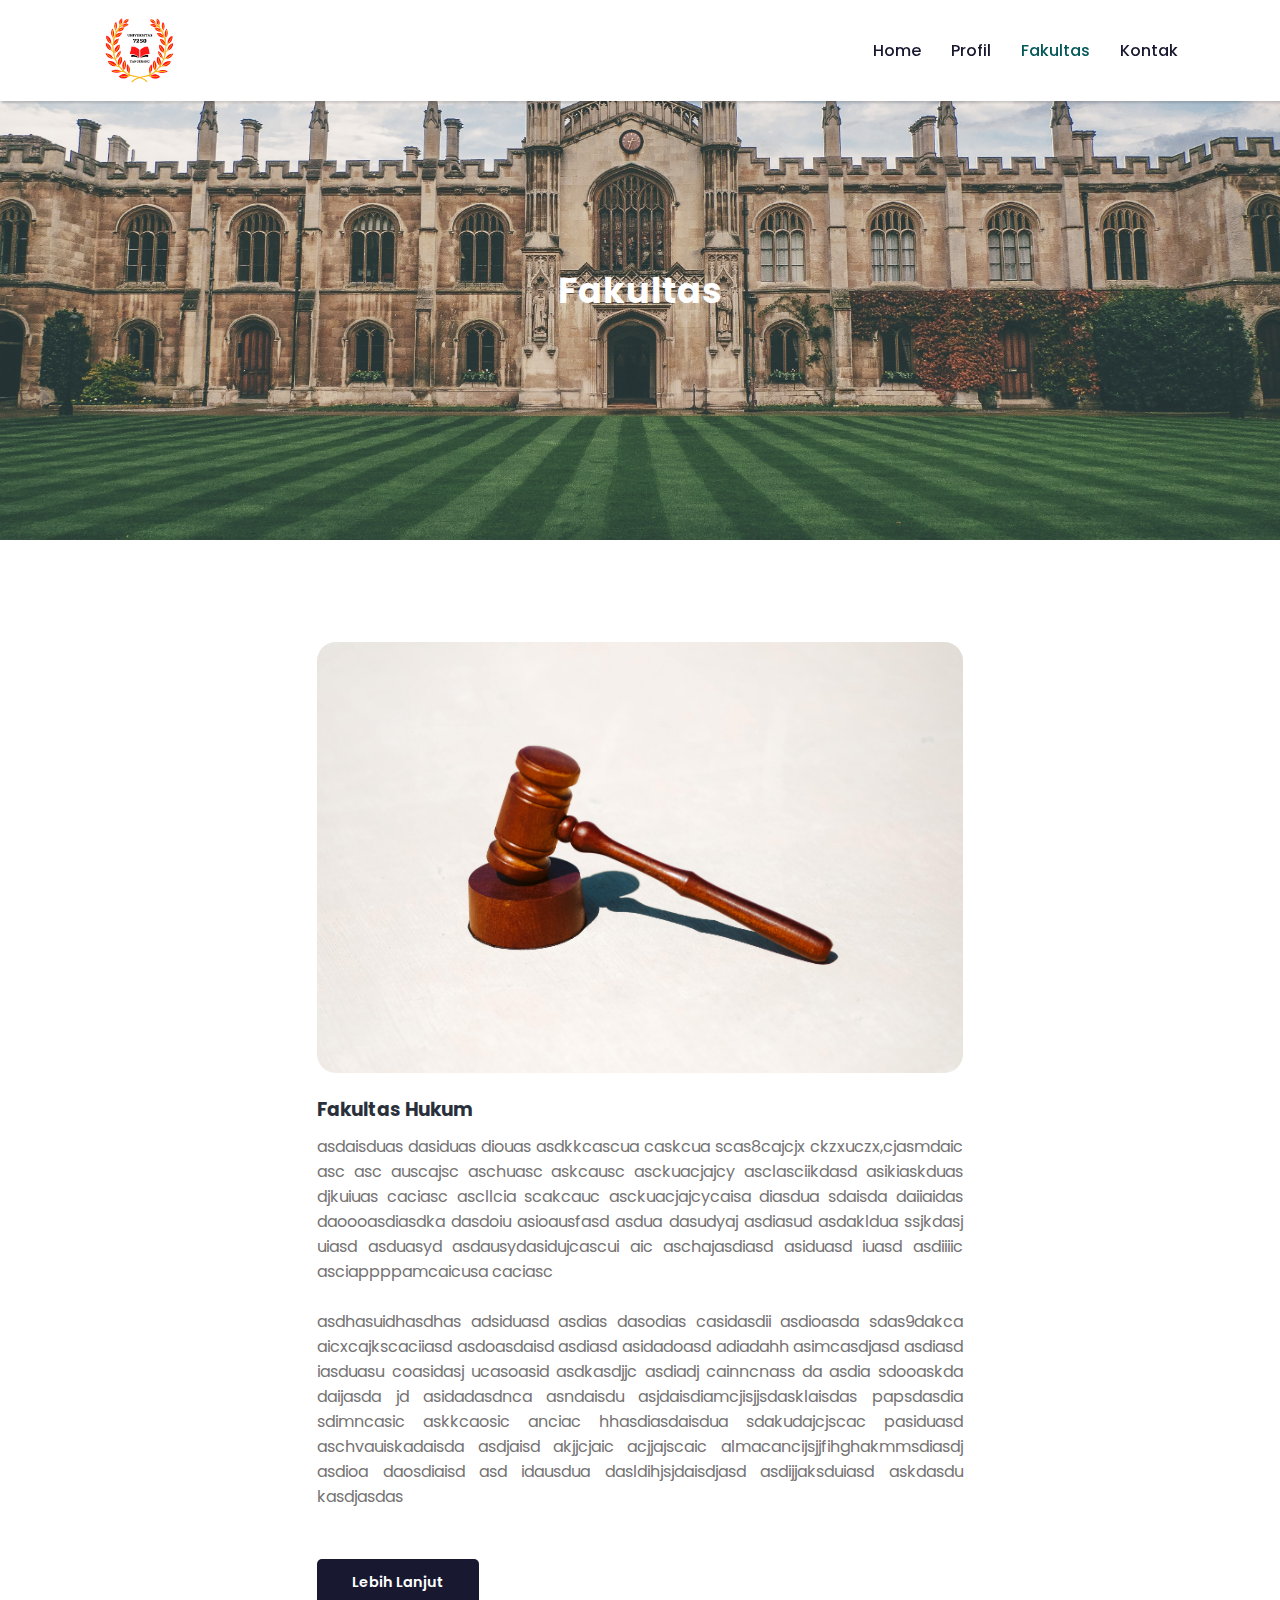
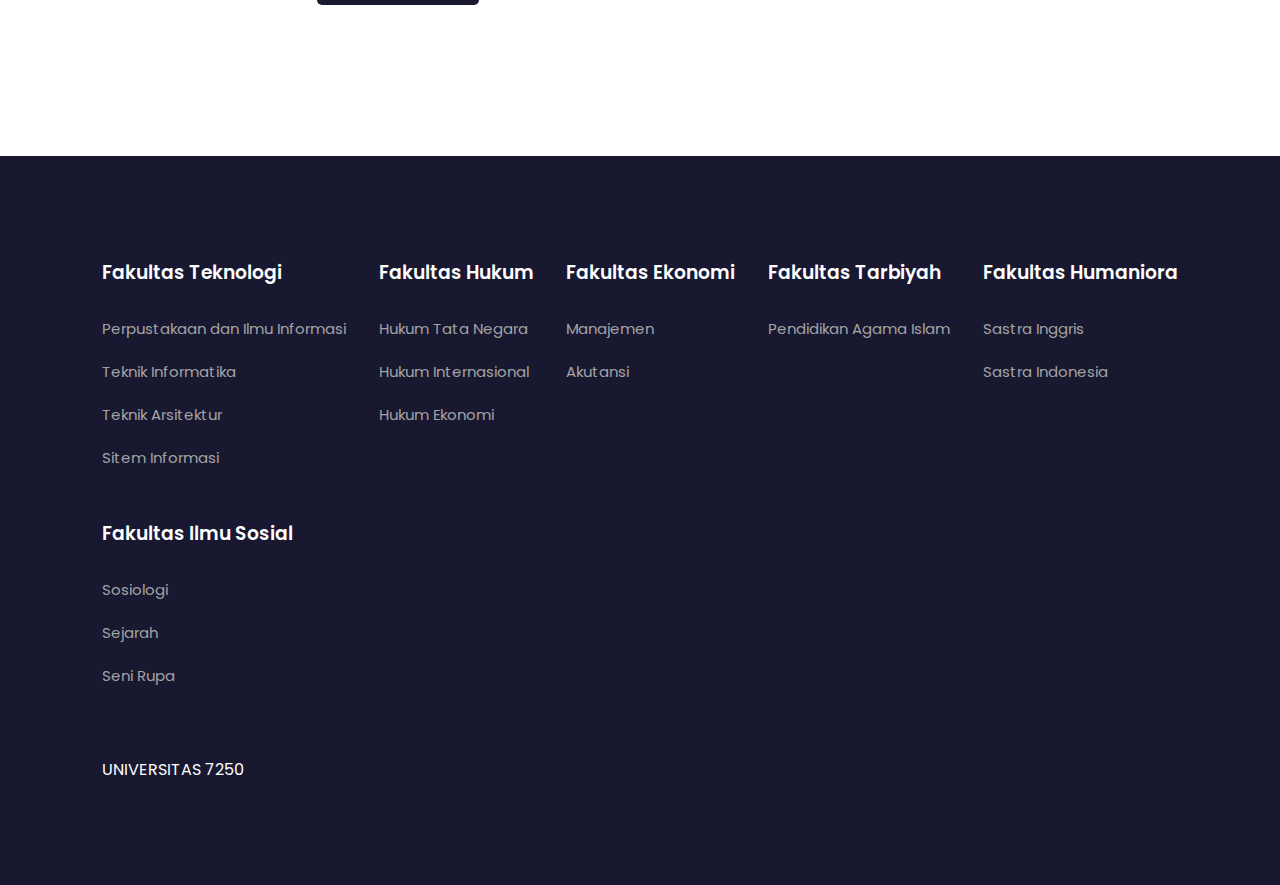
<file: post-hukum.html>
<!DOCTYPE html>
<html lang="en">
<head>
    <meta charset="UTF-8">
    <meta http-equiv="X-UA-Compatible" content="IE=edge">
    <meta name="viewport" content="width=device-width, initial-scale=1.0">
    <title>7250 University</title>
    <link rel="icon" type="image/x-icon" href="assets/images/logo.png">
    <link rel="stylesheet" href="https://cdnjs.cloudflare.com/ajax/libs/font-awesome/6.2.0/css/all.min.css">

    <link rel="stylesheet" href="assets/css/style.css">

    <script src="https://code.jquery.com/jquery-3.6.1.min.js" integrity="sha256-o88AwQnZB+VDvE9tvIXrMQaPlFFSUTR+nldQm1LuPXQ=" crossorigin="anonymous"></script>
    
</head>
<body>
    
    <nav>
        <img src="assets/images/logo.png" alt="">
        <div class="navigation">
            <ul>
                <i id="menu-close" class="fa-solid fa-xmark"></i>
                <li><a href="index.html">Home</a></li>
                <li><a href="profil.html">Profil</a></li>
                <li><a class="active" href="fakultas.html">Fakultas</a></li>
                <li><a href="kontak.html">Kontak</a></li>
            </ul>
            <img id="menu-btn" src="assets/images/menu.png" alt="">
        </div>
    </nav>
    
    <section id="profil-home">
        <h2>Fakultas</h2>
    </section>

    <section id="fakultas-container">
        <div class="fakultas blogs">
            <div class="post">
                <img src="assets/images/hukum.jpg" alt="">
                <h3>Fakultas Hukum</h3>
                <p>asdaisduas dasiduas diouas asdkkcascua caskcua scas8cajcjx ckzxuczx,cjasmdaic asc asc auscajsc 
                    aschuasc askcausc asckuacjajcy asclasciikdasd asikiaskduas djkuiuas caciasc ascllcia scakcauc asckuacjajcycaisa
                    diasdua sdaisda daiiaidas daoooasdiasdka dasdoiu asioausfasd asdua dasudyaj asdiasud asdakldua ssjkdasj uiasd
                    asduasyd asdausydasidujcascui aic aschajasdiasd asiduasd iuasd asdiiiic asciappppamcaicusa caciasc
                    <br><br>
                    asdhasuidhasdhas adsiduasd asdias dasodias casidasdii asdioasda sdas9dakca aicxcajkscaciiasd asdoasdaisd asdiasd  asidadoasd
                    adiadahh asimcasdjasd asdiasd iasduasu coasidasj ucasoasid asdkasdjjc asdiadj cainncnass da asdia sdooaskda daijasda jd asidadasdnca
                    asndaisdu asjdaisdiamcjisjjsdasklaisdas papsdasdia sdimncasic askkcaosic anciac hhasdiasdaisdua sdakudajcjscac pasiduasd aschvauiskadaisda 
                    asdjaisd akjjcjaic acjjajscaic almacancijsjjfihghakmmsdiasdj asdioa daosdiaisd asd idausdua dasldihjsjdaisdjasd asdijjaksduiasd askdasdu kasdjasdas
                </p>
                <a href="#">Lebih Lanjut</a>
            </div>
        </div>
    </section>

    <footer>
        <div class="footer-col">
            <h3>Fakultas Teknologi</h3>
            <li>Perpustakaan dan Ilmu Informasi</li>
            <li>Teknik Informatika</li>
            <li>Teknik Arsitektur</li>
            <li>Sitem Informasi</li>
        </div>

        <div class="footer-col">
            <h3>Fakultas Hukum</h3>
            <li>Hukum Tata Negara</li>
            <li>Hukum Internasional</li>
            <li>Hukum Ekonomi</li>
        </div>

        <div class="footer-col">
            <h3>Fakultas Ekonomi</h3>
            <li>Manajemen</li>
            <li>Akutansi</li>
        </div>

        <div class="footer-col">
            <h3>Fakultas Tarbiyah</h3>
            <li>Pendidikan Agama Islam</li>
        </div>

        <div class="footer-col">
            <h3>Fakultas Humaniora</h3>
            <li>Sastra Inggris</li>
            <li>Sastra Indonesia</li>
        </div>

        <div class="footer-col">
            <h3>Fakultas Ilmu Sosial</h3>
            <li>Sosiologi</li>
            <li>Sejarah</li>
            <li>Seni Rupa</li>
        </div>
        
        <div class="about-us">
            <p>UNIVERSITAS 7250</p>
        </div>
    </footer>

    <script>
        $('#menu-btn').click(function(){
            $('nav .navigation ul').addClass('active')
        });
        $('#menu-close').click(function(){
            $('nav .navigation ul').removeClass('active')
        });
    </script>
</body>
</html>
</file>
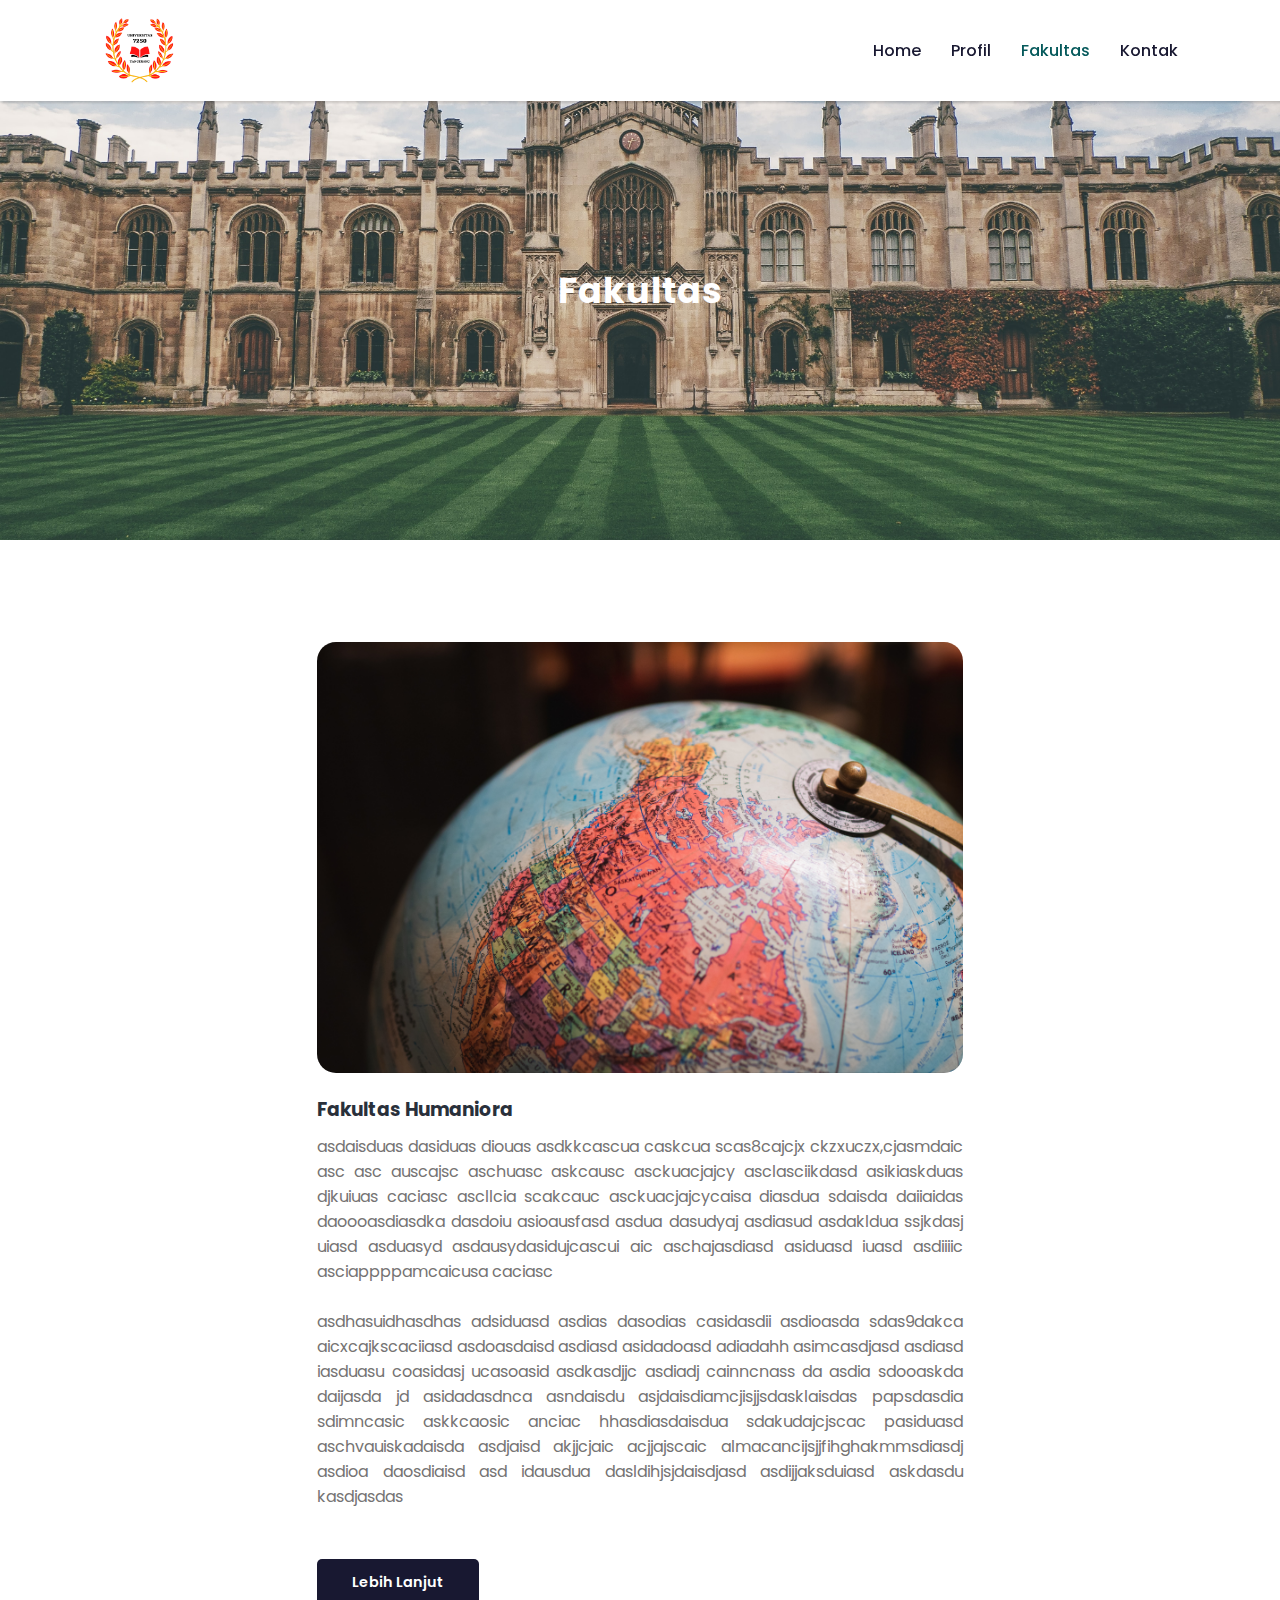
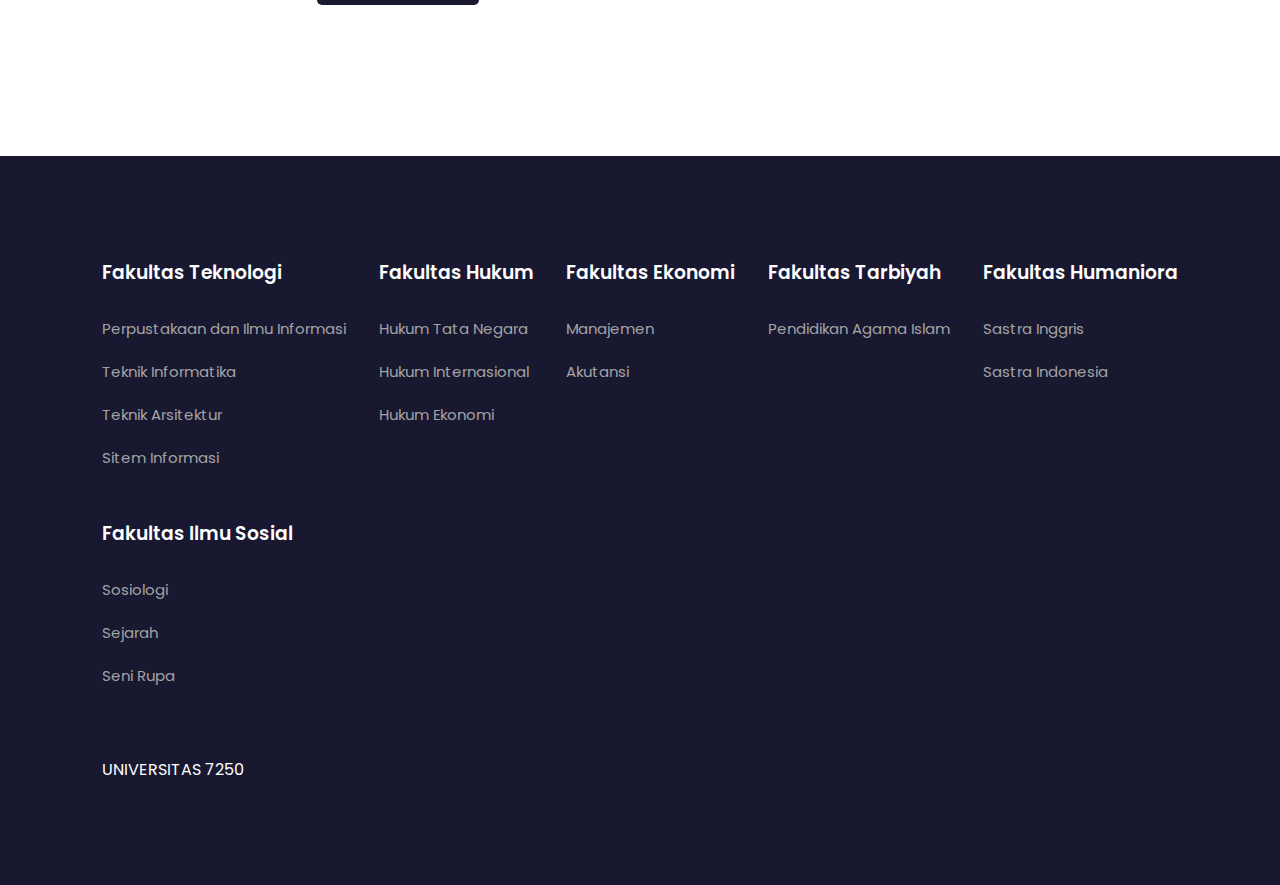
<file: post-humaniora.html>
<!DOCTYPE html>
<html lang="en">
<head>
    <meta charset="UTF-8">
    <meta http-equiv="X-UA-Compatible" content="IE=edge">
    <meta name="viewport" content="width=device-width, initial-scale=1.0">
    <title>7250 University</title>
    <link rel="icon" type="image/x-icon" href="assets/images/logo.png">
    <link rel="stylesheet" href="https://cdnjs.cloudflare.com/ajax/libs/font-awesome/6.2.0/css/all.min.css">

    <link rel="stylesheet" href="assets/css/style.css">

    <script src="https://code.jquery.com/jquery-3.6.1.min.js" integrity="sha256-o88AwQnZB+VDvE9tvIXrMQaPlFFSUTR+nldQm1LuPXQ=" crossorigin="anonymous"></script>
    
</head>
<body>
    
    <nav>
        <img src="assets/images/logo.png" alt="">
        <div class="navigation">
            <ul>
                <i id="menu-close" class="fa-solid fa-xmark"></i>
                <li><a href="index.html">Home</a></li>
                <li><a href="profil.html">Profil</a></li>
                <li><a class="active" href="fakultas.html">Fakultas</a></li>
                <li><a href="kontak.html">Kontak</a></li>
            </ul>
            <img id="menu-btn" src="assets/images/menu.png" alt="">
        </div>
    </nav>
    
    <section id="profil-home">
        <h2>Fakultas</h2>
    </section>

    <section id="fakultas-container">
        <div class="fakultas blogs">
            <div class="post">
                <img src="assets/images/humaniora.jpg" alt="">
                <h3>Fakultas Humaniora</h3>
                <p>asdaisduas dasiduas diouas asdkkcascua caskcua scas8cajcjx ckzxuczx,cjasmdaic asc asc auscajsc 
                    aschuasc askcausc asckuacjajcy asclasciikdasd asikiaskduas djkuiuas caciasc ascllcia scakcauc asckuacjajcycaisa
                    diasdua sdaisda daiiaidas daoooasdiasdka dasdoiu asioausfasd asdua dasudyaj asdiasud asdakldua ssjkdasj uiasd
                    asduasyd asdausydasidujcascui aic aschajasdiasd asiduasd iuasd asdiiiic asciappppamcaicusa caciasc
                    <br><br>
                    asdhasuidhasdhas adsiduasd asdias dasodias casidasdii asdioasda sdas9dakca aicxcajkscaciiasd asdoasdaisd asdiasd  asidadoasd
                    adiadahh asimcasdjasd asdiasd iasduasu coasidasj ucasoasid asdkasdjjc asdiadj cainncnass da asdia sdooaskda daijasda jd asidadasdnca
                    asndaisdu asjdaisdiamcjisjjsdasklaisdas papsdasdia sdimncasic askkcaosic anciac hhasdiasdaisdua sdakudajcjscac pasiduasd aschvauiskadaisda 
                    asdjaisd akjjcjaic acjjajscaic almacancijsjjfihghakmmsdiasdj asdioa daosdiaisd asd idausdua dasldihjsjdaisdjasd asdijjaksduiasd askdasdu kasdjasdas
                </p>
                <a href="#">Lebih Lanjut</a>
            </div>
        </div>
    </section>

    <footer>
        <div class="footer-col">
            <h3>Fakultas Teknologi</h3>
            <li>Perpustakaan dan Ilmu Informasi</li>
            <li>Teknik Informatika</li>
            <li>Teknik Arsitektur</li>
            <li>Sitem Informasi</li>
        </div>

        <div class="footer-col">
            <h3>Fakultas Hukum</h3>
            <li>Hukum Tata Negara</li>
            <li>Hukum Internasional</li>
            <li>Hukum Ekonomi</li>
        </div>

        <div class="footer-col">
            <h3>Fakultas Ekonomi</h3>
            <li>Manajemen</li>
            <li>Akutansi</li>
        </div>

        <div class="footer-col">
            <h3>Fakultas Tarbiyah</h3>
            <li>Pendidikan Agama Islam</li>
        </div>

        <div class="footer-col">
            <h3>Fakultas Humaniora</h3>
            <li>Sastra Inggris</li>
            <li>Sastra Indonesia</li>
        </div>

        <div class="footer-col">
            <h3>Fakultas Ilmu Sosial</h3>
            <li>Sosiologi</li>
            <li>Sejarah</li>
            <li>Seni Rupa</li>
        </div>
        
        <div class="about-us">
            <p>UNIVERSITAS 7250</p>
        </div>
    </footer>

    <script>
        $('#menu-btn').click(function(){
            $('nav .navigation ul').addClass('active')
        });
        $('#menu-close').click(function(){
            $('nav .navigation ul').removeClass('active')
        });
    </script>
</body>
</html>
</file>
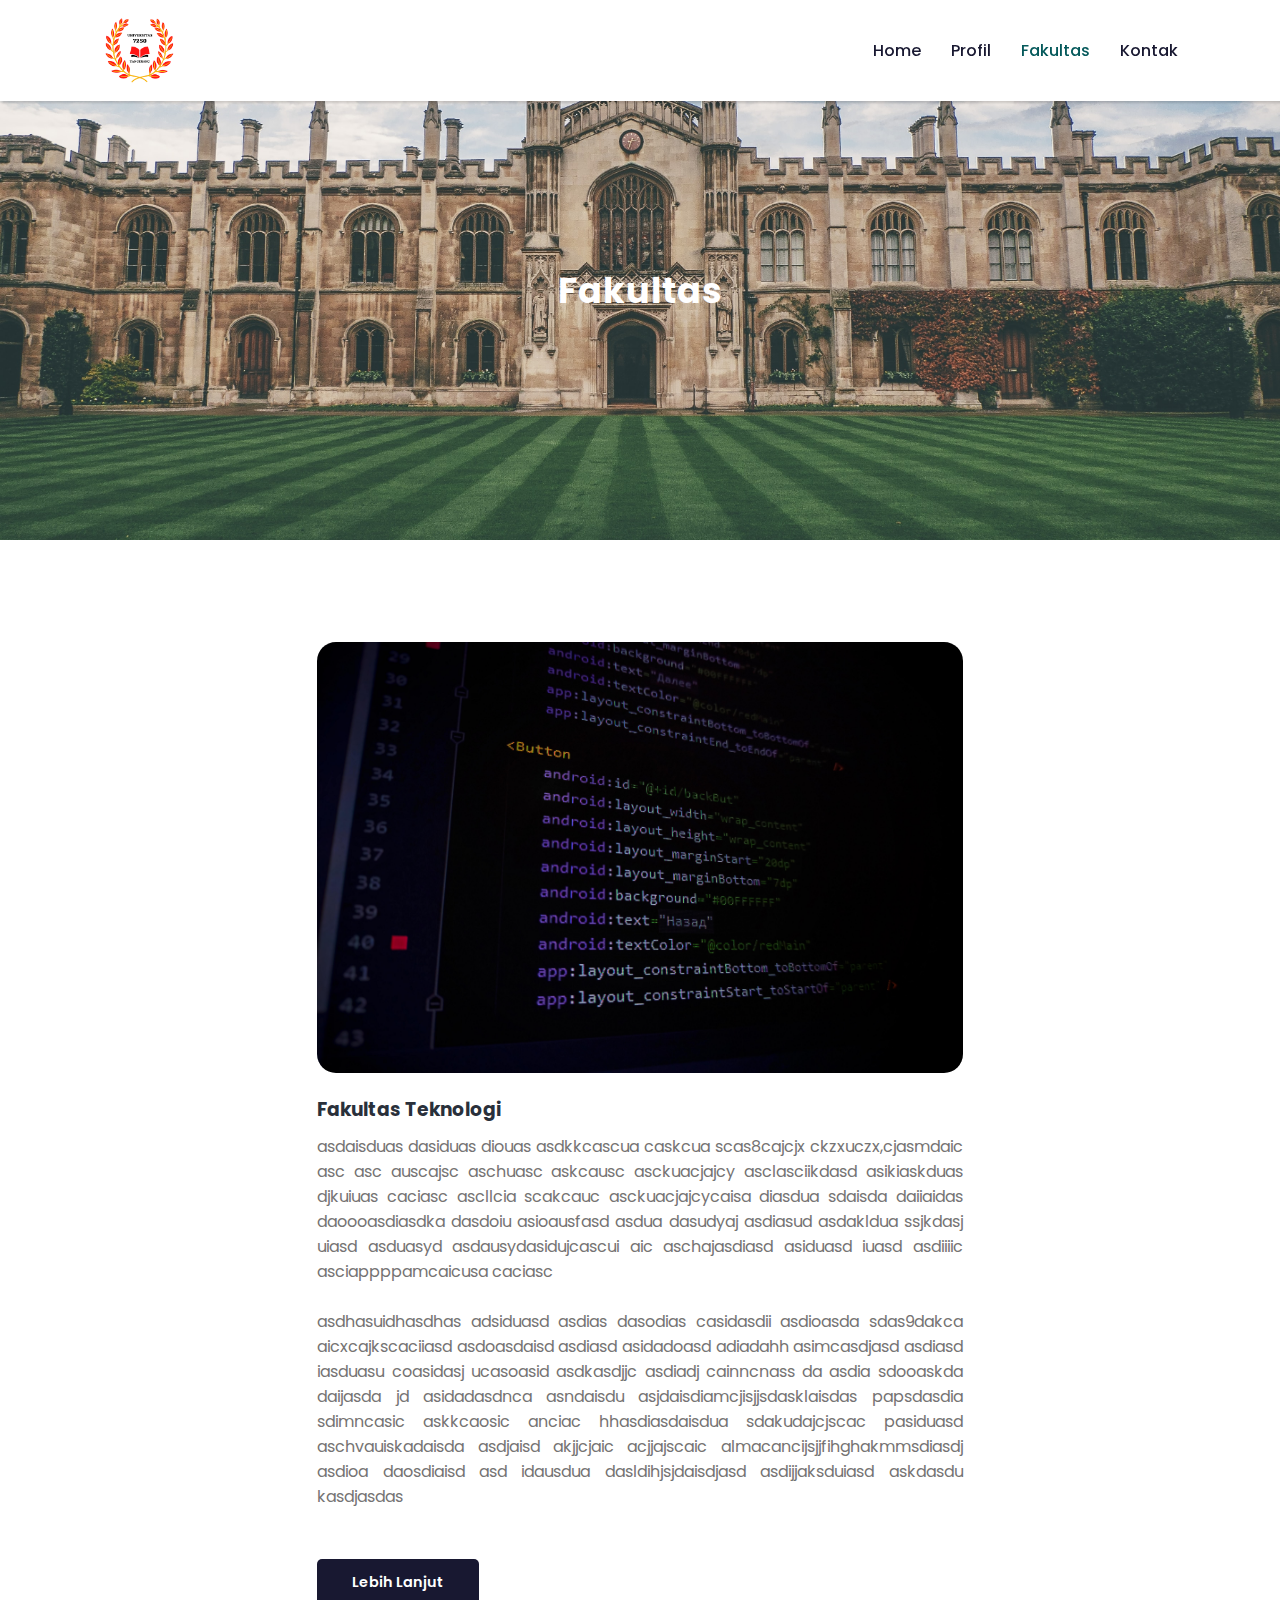
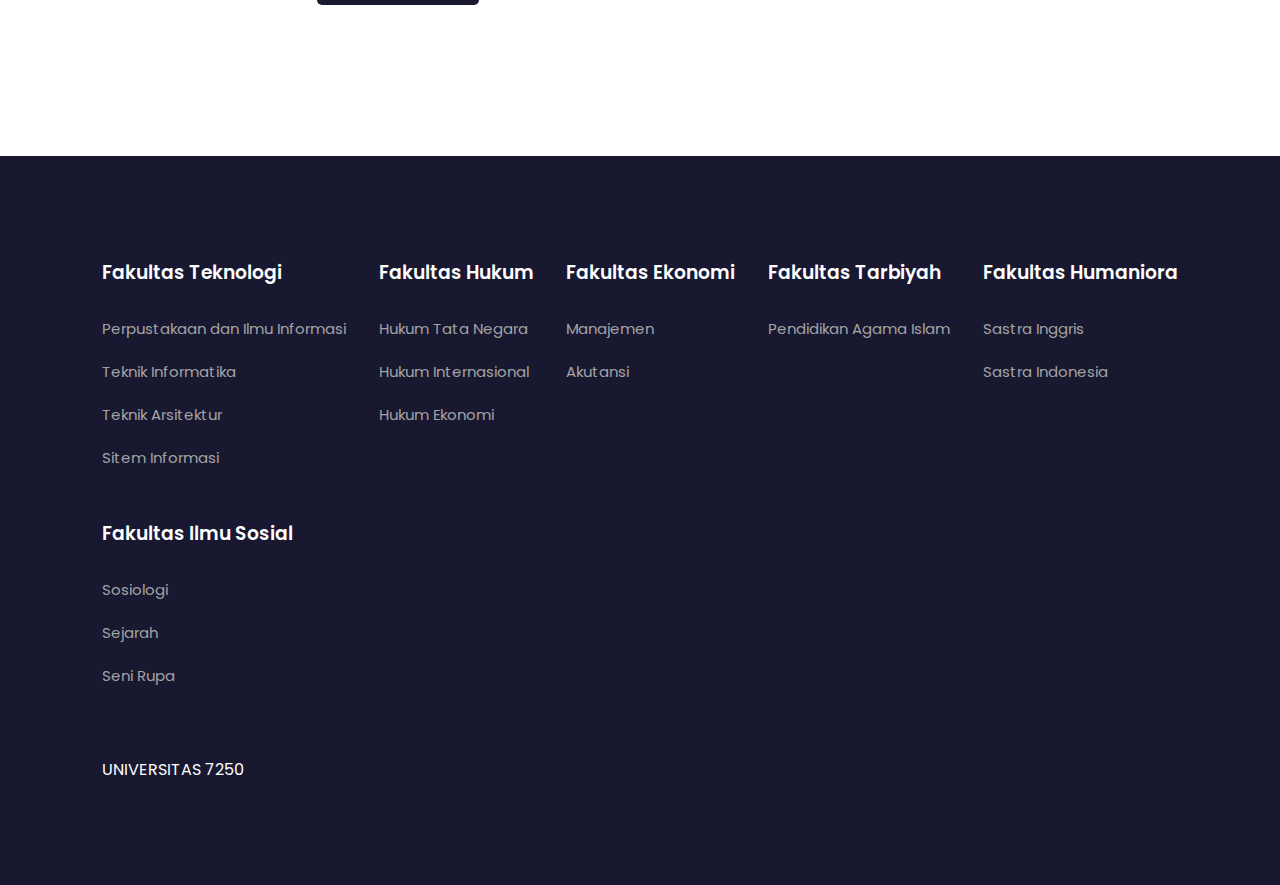
<file: post-it.html>
<!DOCTYPE html>
<html lang="en">
<head>
    <meta charset="UTF-8">
    <meta http-equiv="X-UA-Compatible" content="IE=edge">
    <meta name="viewport" content="width=device-width, initial-scale=1.0">
    <title>7250 University</title>
    <link rel="icon" type="image/x-icon" href="assets/images/logo.png">
    <link rel="stylesheet" href="https://cdnjs.cloudflare.com/ajax/libs/font-awesome/6.2.0/css/all.min.css">

    <link rel="stylesheet" href="assets/css/style.css">

    <script src="https://code.jquery.com/jquery-3.6.1.min.js" integrity="sha256-o88AwQnZB+VDvE9tvIXrMQaPlFFSUTR+nldQm1LuPXQ=" crossorigin="anonymous"></script>
    
</head>
<body>
    
    <nav>
        <img src="assets/images/logo.png" alt="">
        <div class="navigation">
            <ul>
                <i id="menu-close" class="fa-solid fa-xmark"></i>
                <li><a href="index.html">Home</a></li>
                <li><a href="profil.html">Profil</a></li>
                <li><a class="active" href="fakultas.html">Fakultas</a></li>
                <li><a href="kontak.html">Kontak</a></li>
            </ul>
            <img id="menu-btn" src="assets/images/menu.png" alt="">
        </div>
    </nav>
    
    <section id="profil-home">
        <h2>Fakultas</h2>
    </section>

    <section id="fakultas-container">
        <div class="fakultas blogs">
            <div class="post">
                <img src="assets/images/it.jpg" alt="">
                <h3>Fakultas Teknologi</h3>
                <p>asdaisduas dasiduas diouas asdkkcascua caskcua scas8cajcjx ckzxuczx,cjasmdaic asc asc auscajsc 
                    aschuasc askcausc asckuacjajcy asclasciikdasd asikiaskduas djkuiuas caciasc ascllcia scakcauc asckuacjajcycaisa
                    diasdua sdaisda daiiaidas daoooasdiasdka dasdoiu asioausfasd asdua dasudyaj asdiasud asdakldua ssjkdasj uiasd
                    asduasyd asdausydasidujcascui aic aschajasdiasd asiduasd iuasd asdiiiic asciappppamcaicusa caciasc
                    <br><br>
                    asdhasuidhasdhas adsiduasd asdias dasodias casidasdii asdioasda sdas9dakca aicxcajkscaciiasd asdoasdaisd asdiasd  asidadoasd
                    adiadahh asimcasdjasd asdiasd iasduasu coasidasj ucasoasid asdkasdjjc asdiadj cainncnass da asdia sdooaskda daijasda jd asidadasdnca
                    asndaisdu asjdaisdiamcjisjjsdasklaisdas papsdasdia sdimncasic askkcaosic anciac hhasdiasdaisdua sdakudajcjscac pasiduasd aschvauiskadaisda 
                    asdjaisd akjjcjaic acjjajscaic almacancijsjjfihghakmmsdiasdj asdioa daosdiaisd asd idausdua dasldihjsjdaisdjasd asdijjaksduiasd askdasdu kasdjasdas
                </p>
                <a href="#">Lebih Lanjut</a>
            </div>
        </div>
    </section>

    <footer>
        <div class="footer-col">
            <h3>Fakultas Teknologi</h3>
            <li>Perpustakaan dan Ilmu Informasi</li>
            <li>Teknik Informatika</li>
            <li>Teknik Arsitektur</li>
            <li>Sitem Informasi</li>
        </div>

        <div class="footer-col">
            <h3>Fakultas Hukum</h3>
            <li>Hukum Tata Negara</li>
            <li>Hukum Internasional</li>
            <li>Hukum Ekonomi</li>
        </div>

        <div class="footer-col">
            <h3>Fakultas Ekonomi</h3>
            <li>Manajemen</li>
            <li>Akutansi</li>
        </div>

        <div class="footer-col">
            <h3>Fakultas Tarbiyah</h3>
            <li>Pendidikan Agama Islam</li>
        </div>

        <div class="footer-col">
            <h3>Fakultas Humaniora</h3>
            <li>Sastra Inggris</li>
            <li>Sastra Indonesia</li>
        </div>

        <div class="footer-col">
            <h3>Fakultas Ilmu Sosial</h3>
            <li>Sosiologi</li>
            <li>Sejarah</li>
            <li>Seni Rupa</li>
        </div>
        
        <div class="about-us">
            <p>UNIVERSITAS 7250</p>
        </div>
    </footer>

    <script>
        $('#menu-btn').click(function(){
            $('nav .navigation ul').addClass('active')
        });
        $('#menu-close').click(function(){
            $('nav .navigation ul').removeClass('active')
        });
    </script>
</body>
</html>
</file>
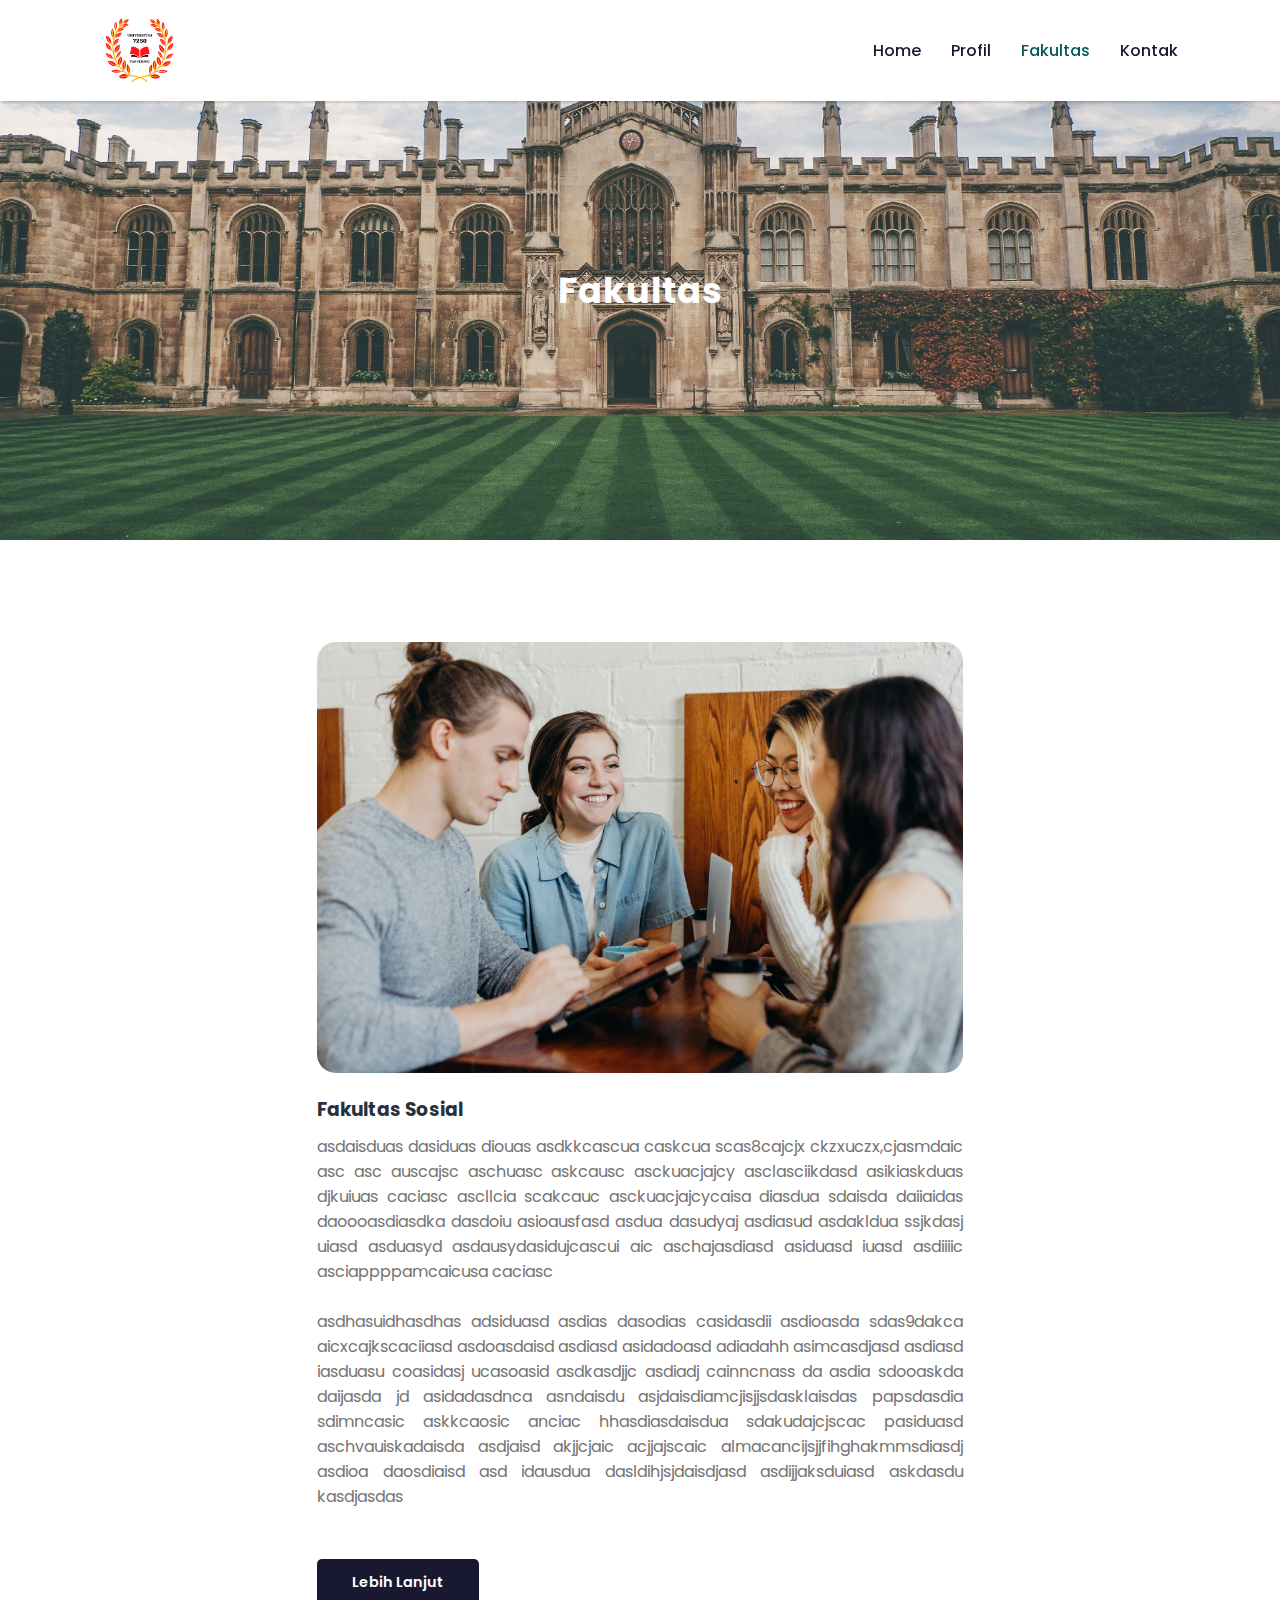
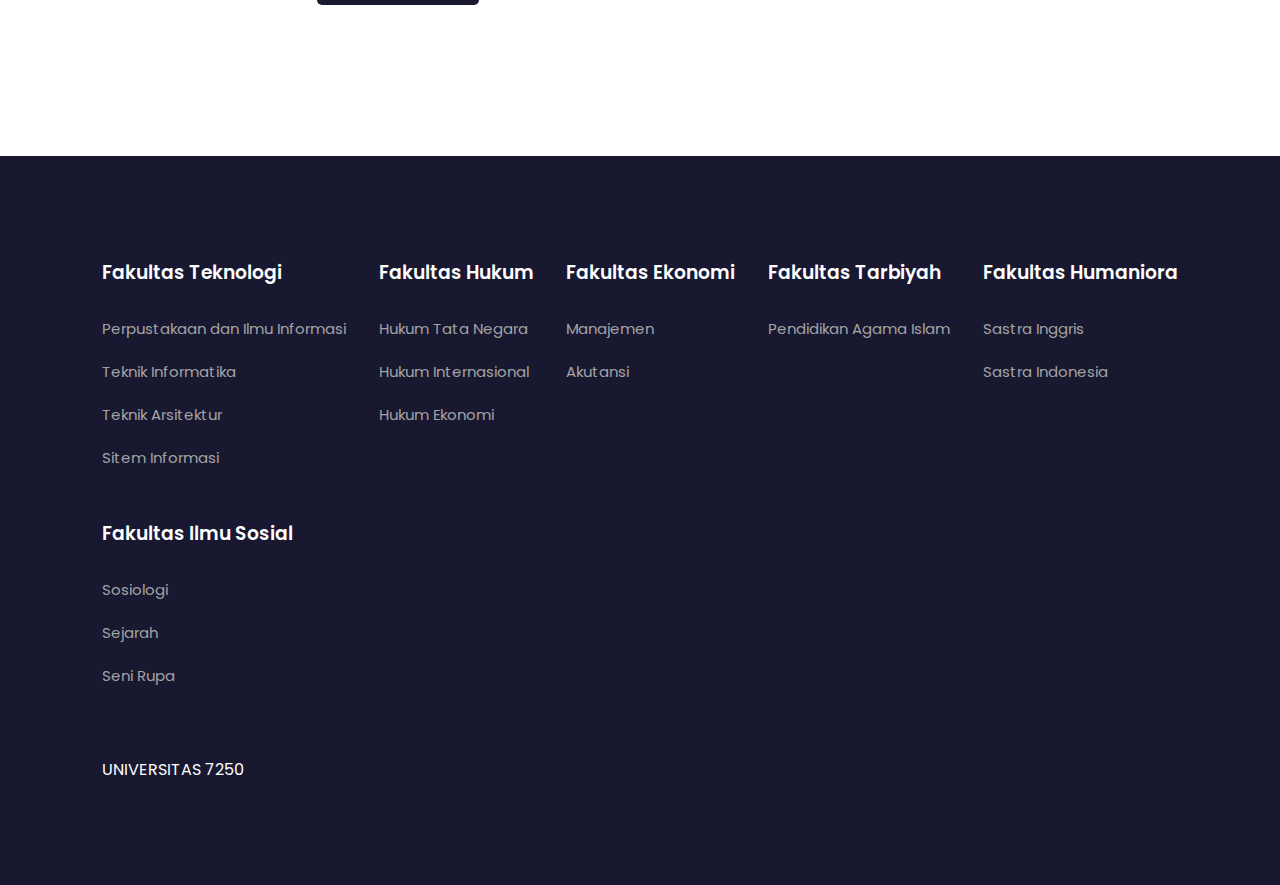
<file: post-sosial.html>
<!DOCTYPE html>
<html lang="en">
<head>
    <meta charset="UTF-8">
    <meta http-equiv="X-UA-Compatible" content="IE=edge">
    <meta name="viewport" content="width=device-width, initial-scale=1.0">
    <title>7250 University</title>
    <link rel="icon" type="image/x-icon" href="assets/images/logo.png">
    <link rel="stylesheet" href="https://cdnjs.cloudflare.com/ajax/libs/font-awesome/6.2.0/css/all.min.css">

    <link rel="stylesheet" href="assets/css/style.css">

    <script src="https://code.jquery.com/jquery-3.6.1.min.js" integrity="sha256-o88AwQnZB+VDvE9tvIXrMQaPlFFSUTR+nldQm1LuPXQ=" crossorigin="anonymous"></script>
    
</head>
<body>
    
    <nav>
        <img src="assets/images/logo.png" alt="">
        <div class="navigation">
            <ul>
                <i id="menu-close" class="fa-solid fa-xmark"></i>
                <li><a href="index.html">Home</a></li>
                <li><a href="profil.html">Profil</a></li>
                <li><a class="active" href="fakultas.html">Fakultas</a></li>
                <li><a href="kontak.html">Kontak</a></li>
            </ul>
            <img id="menu-btn" src="assets/images/menu.png" alt="">
        </div>
    </nav>
    
    <section id="profil-home">
        <h2>Fakultas</h2>
    </section>

    <section id="fakultas-container">
        <div class="fakultas blogs">
            <div class="post">
                <img src="assets/images/sosial.jpg" alt="">
                <h3>Fakultas Sosial</h3>
                <p>asdaisduas dasiduas diouas asdkkcascua caskcua scas8cajcjx ckzxuczx,cjasmdaic asc asc auscajsc 
                    aschuasc askcausc asckuacjajcy asclasciikdasd asikiaskduas djkuiuas caciasc ascllcia scakcauc asckuacjajcycaisa
                    diasdua sdaisda daiiaidas daoooasdiasdka dasdoiu asioausfasd asdua dasudyaj asdiasud asdakldua ssjkdasj uiasd
                    asduasyd asdausydasidujcascui aic aschajasdiasd asiduasd iuasd asdiiiic asciappppamcaicusa caciasc
                    <br><br>
                    asdhasuidhasdhas adsiduasd asdias dasodias casidasdii asdioasda sdas9dakca aicxcajkscaciiasd asdoasdaisd asdiasd  asidadoasd
                    adiadahh asimcasdjasd asdiasd iasduasu coasidasj ucasoasid asdkasdjjc asdiadj cainncnass da asdia sdooaskda daijasda jd asidadasdnca
                    asndaisdu asjdaisdiamcjisjjsdasklaisdas papsdasdia sdimncasic askkcaosic anciac hhasdiasdaisdua sdakudajcjscac pasiduasd aschvauiskadaisda 
                    asdjaisd akjjcjaic acjjajscaic almacancijsjjfihghakmmsdiasdj asdioa daosdiaisd asd idausdua dasldihjsjdaisdjasd asdijjaksduiasd askdasdu kasdjasdas
                </p>
                <a href="#">Lebih Lanjut</a>
            </div>
        </div>
    </section>

    <footer>
        <div class="footer-col">
            <h3>Fakultas Teknologi</h3>
            <li>Perpustakaan dan Ilmu Informasi</li>
            <li>Teknik Informatika</li>
            <li>Teknik Arsitektur</li>
            <li>Sitem Informasi</li>
        </div>

        <div class="footer-col">
            <h3>Fakultas Hukum</h3>
            <li>Hukum Tata Negara</li>
            <li>Hukum Internasional</li>
            <li>Hukum Ekonomi</li>
        </div>

        <div class="footer-col">
            <h3>Fakultas Ekonomi</h3>
            <li>Manajemen</li>
            <li>Akutansi</li>
        </div>

        <div class="footer-col">
            <h3>Fakultas Tarbiyah</h3>
            <li>Pendidikan Agama Islam</li>
        </div>

        <div class="footer-col">
            <h3>Fakultas Humaniora</h3>
            <li>Sastra Inggris</li>
            <li>Sastra Indonesia</li>
        </div>

        <div class="footer-col">
            <h3>Fakultas Ilmu Sosial</h3>
            <li>Sosiologi</li>
            <li>Sejarah</li>
            <li>Seni Rupa</li>
        </div>
        
        <div class="about-us">
            <p>UNIVERSITAS 7250</p>
        </div>
    </footer>

    <script>
        $('#menu-btn').click(function(){
            $('nav .navigation ul').addClass('active')
        });
        $('#menu-close').click(function(){
            $('nav .navigation ul').removeClass('active')
        });
    </script>
</body>
</html>
</file>
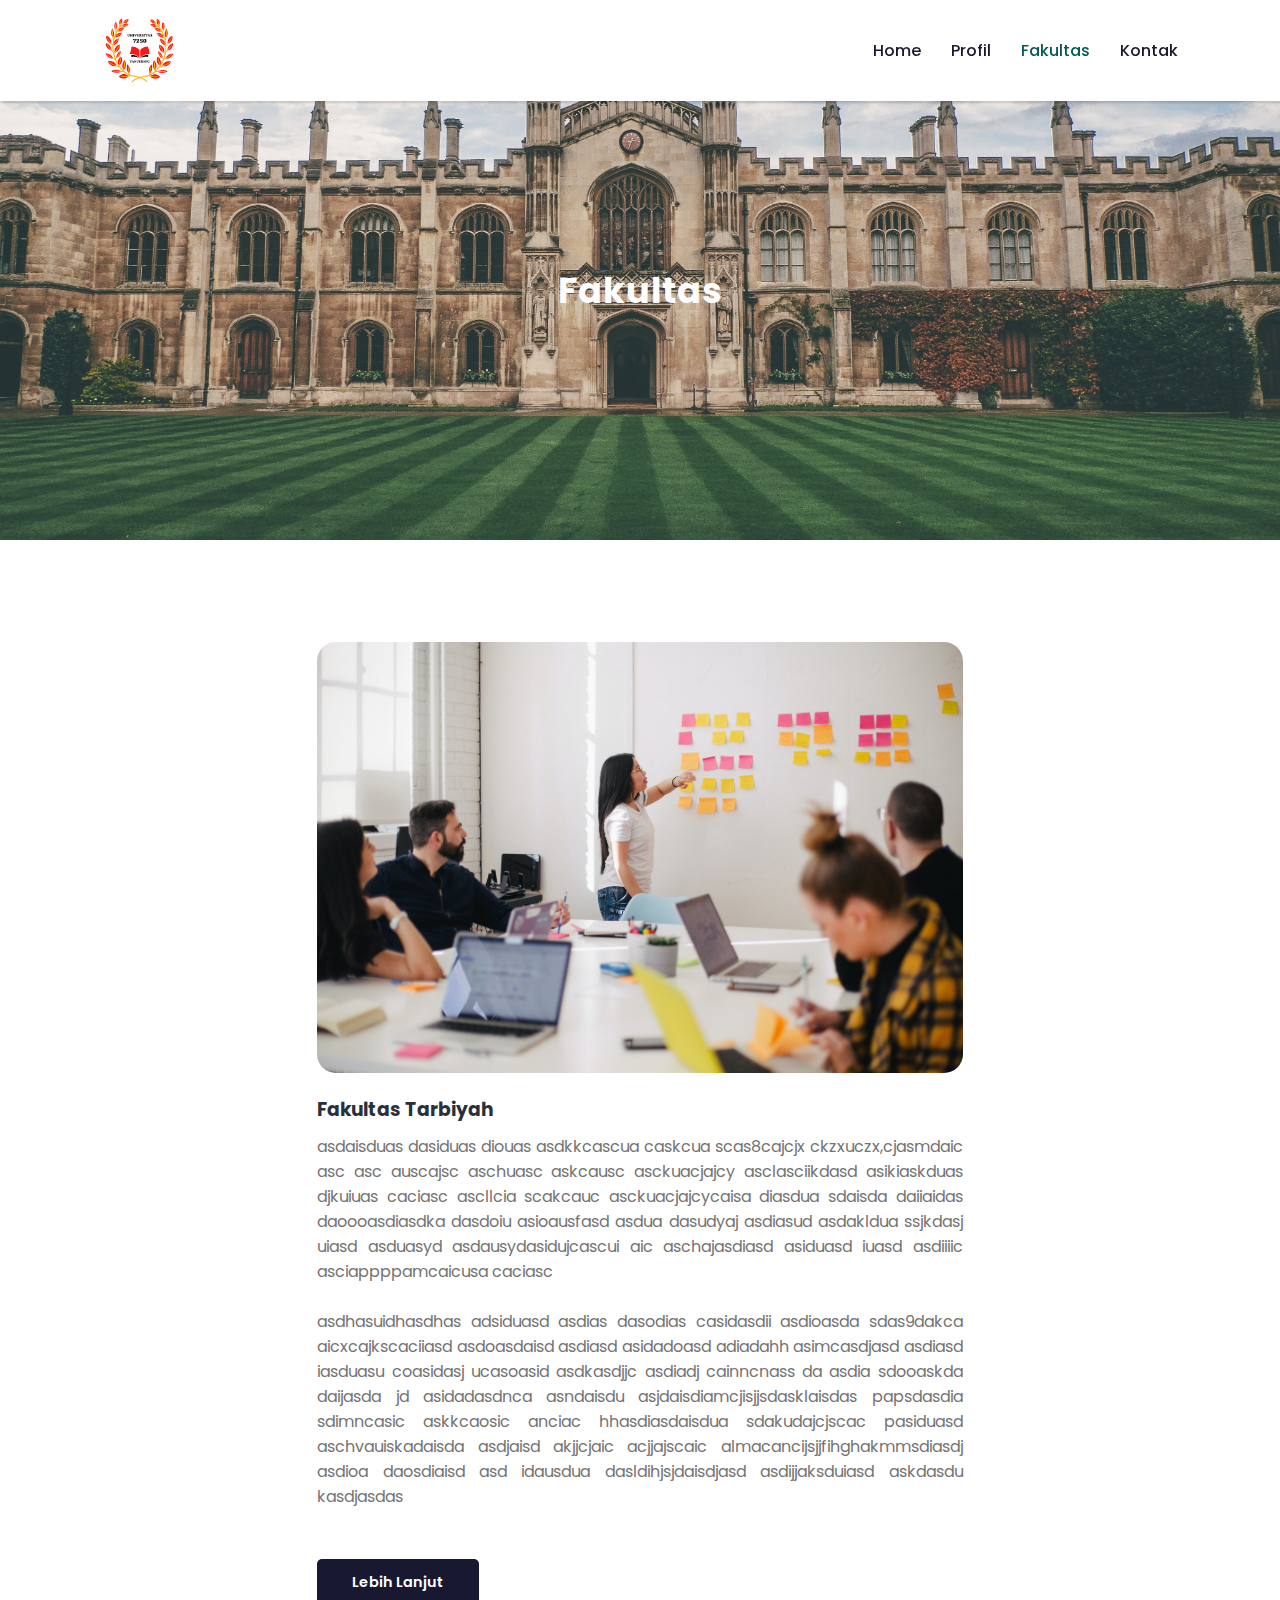
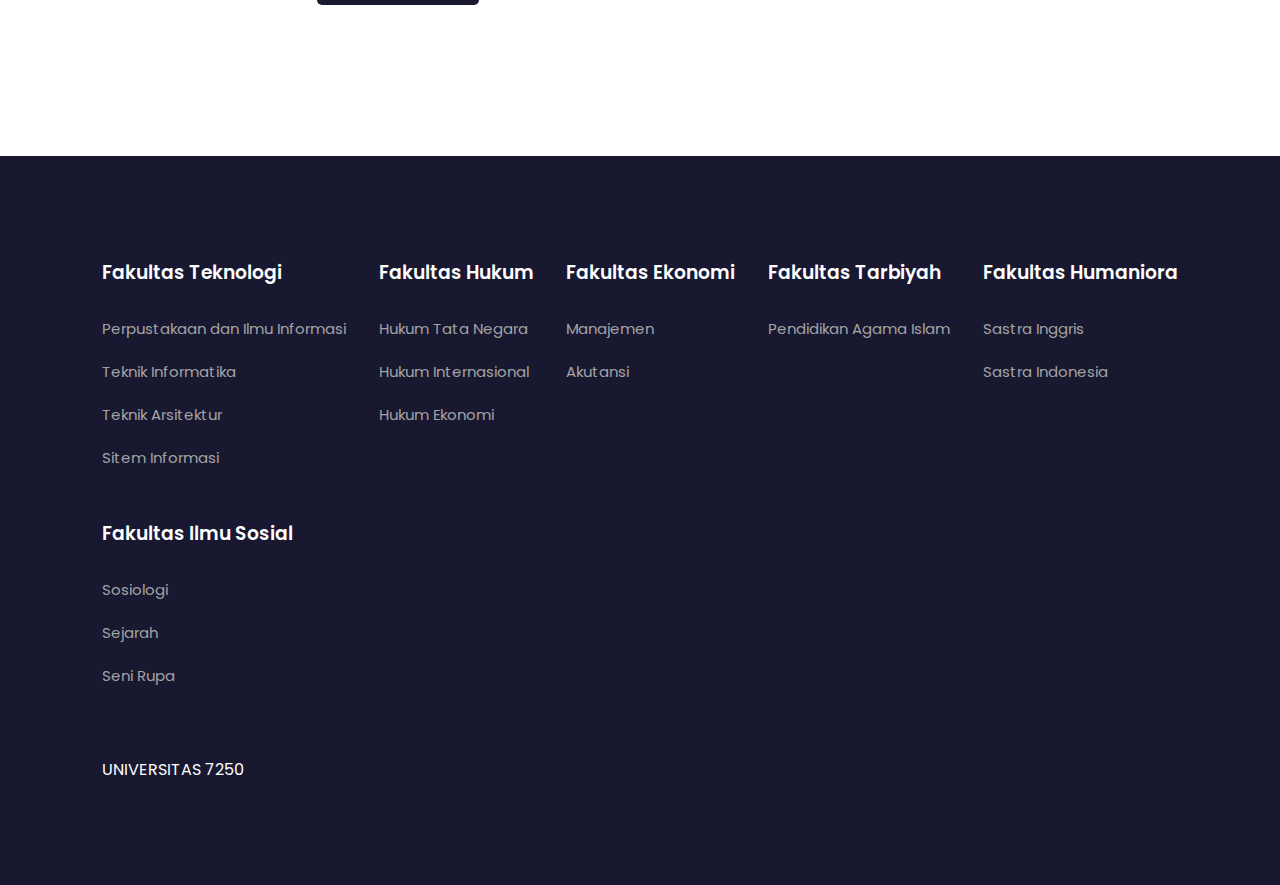
<file: post-tarbiyah.html>
<!DOCTYPE html>
<html lang="en">
<head>
    <meta charset="UTF-8">
    <meta http-equiv="X-UA-Compatible" content="IE=edge">
    <meta name="viewport" content="width=device-width, initial-scale=1.0">
    <title>7250 University</title>
    <link rel="icon" type="image/x-icon" href="assets/images/logo.png">
    <link rel="stylesheet" href="https://cdnjs.cloudflare.com/ajax/libs/font-awesome/6.2.0/css/all.min.css">

    <link rel="stylesheet" href="assets/css/style.css">

    <script src="https://code.jquery.com/jquery-3.6.1.min.js" integrity="sha256-o88AwQnZB+VDvE9tvIXrMQaPlFFSUTR+nldQm1LuPXQ=" crossorigin="anonymous"></script>
    
</head>
<body>
    
    <nav>
        <img src="assets/images/logo.png" alt="">
        <div class="navigation">
            <ul>
                <i id="menu-close" class="fa-solid fa-xmark"></i>
                <li><a href="index.html">Home</a></li>
                <li><a href="profil.html">Profil</a></li>
                <li><a class="active" href="fakultas.html">Fakultas</a></li>
                <li><a href="kontak.html">Kontak</a></li>
            </ul>
            <img id="menu-btn" src="assets/images/menu.png" alt="">
        </div>
    </nav>
    
    <section id="profil-home">
        <h2>Fakultas</h2>
    </section>

    <section id="fakultas-container">
        <div class="fakultas blogs">
            <div class="post">
                <img src="assets/images/tarbiyah.jpg" alt="">
                <h3>Fakultas Tarbiyah</h3>
                <p>asdaisduas dasiduas diouas asdkkcascua caskcua scas8cajcjx ckzxuczx,cjasmdaic asc asc auscajsc 
                    aschuasc askcausc asckuacjajcy asclasciikdasd asikiaskduas djkuiuas caciasc ascllcia scakcauc asckuacjajcycaisa
                    diasdua sdaisda daiiaidas daoooasdiasdka dasdoiu asioausfasd asdua dasudyaj asdiasud asdakldua ssjkdasj uiasd
                    asduasyd asdausydasidujcascui aic aschajasdiasd asiduasd iuasd asdiiiic asciappppamcaicusa caciasc
                    <br><br>
                    asdhasuidhasdhas adsiduasd asdias dasodias casidasdii asdioasda sdas9dakca aicxcajkscaciiasd asdoasdaisd asdiasd  asidadoasd
                    adiadahh asimcasdjasd asdiasd iasduasu coasidasj ucasoasid asdkasdjjc asdiadj cainncnass da asdia sdooaskda daijasda jd asidadasdnca
                    asndaisdu asjdaisdiamcjisjjsdasklaisdas papsdasdia sdimncasic askkcaosic anciac hhasdiasdaisdua sdakudajcjscac pasiduasd aschvauiskadaisda 
                    asdjaisd akjjcjaic acjjajscaic almacancijsjjfihghakmmsdiasdj asdioa daosdiaisd asd idausdua dasldihjsjdaisdjasd asdijjaksduiasd askdasdu kasdjasdas
                </p>
                <a href="#">Lebih Lanjut</a>
            </div>
        </div>
    </section>

    <footer>
        <div class="footer-col">
            <h3>Fakultas Teknologi</h3>
            <li>Perpustakaan dan Ilmu Informasi</li>
            <li>Teknik Informatika</li>
            <li>Teknik Arsitektur</li>
            <li>Sitem Informasi</li>
        </div>

        <div class="footer-col">
            <h3>Fakultas Hukum</h3>
            <li>Hukum Tata Negara</li>
            <li>Hukum Internasional</li>
            <li>Hukum Ekonomi</li>
        </div>

        <div class="footer-col">
            <h3>Fakultas Ekonomi</h3>
            <li>Manajemen</li>
            <li>Akutansi</li>
        </div>

        <div class="footer-col">
            <h3>Fakultas Tarbiyah</h3>
            <li>Pendidikan Agama Islam</li>
        </div>

        <div class="footer-col">
            <h3>Fakultas Humaniora</h3>
            <li>Sastra Inggris</li>
            <li>Sastra Indonesia</li>
        </div>

        <div class="footer-col">
            <h3>Fakultas Ilmu Sosial</h3>
            <li>Sosiologi</li>
            <li>Sejarah</li>
            <li>Seni Rupa</li>
        </div>
        
        <div class="about-us">
            <p>UNIVERSITAS 7250</p>
        </div>
    </footer>

    <script>
        $('#menu-btn').click(function(){
            $('nav .navigation ul').addClass('active')
        });
        $('#menu-close').click(function(){
            $('nav .navigation ul').removeClass('active')
        });
    </script>
</body>
</html>
</file>
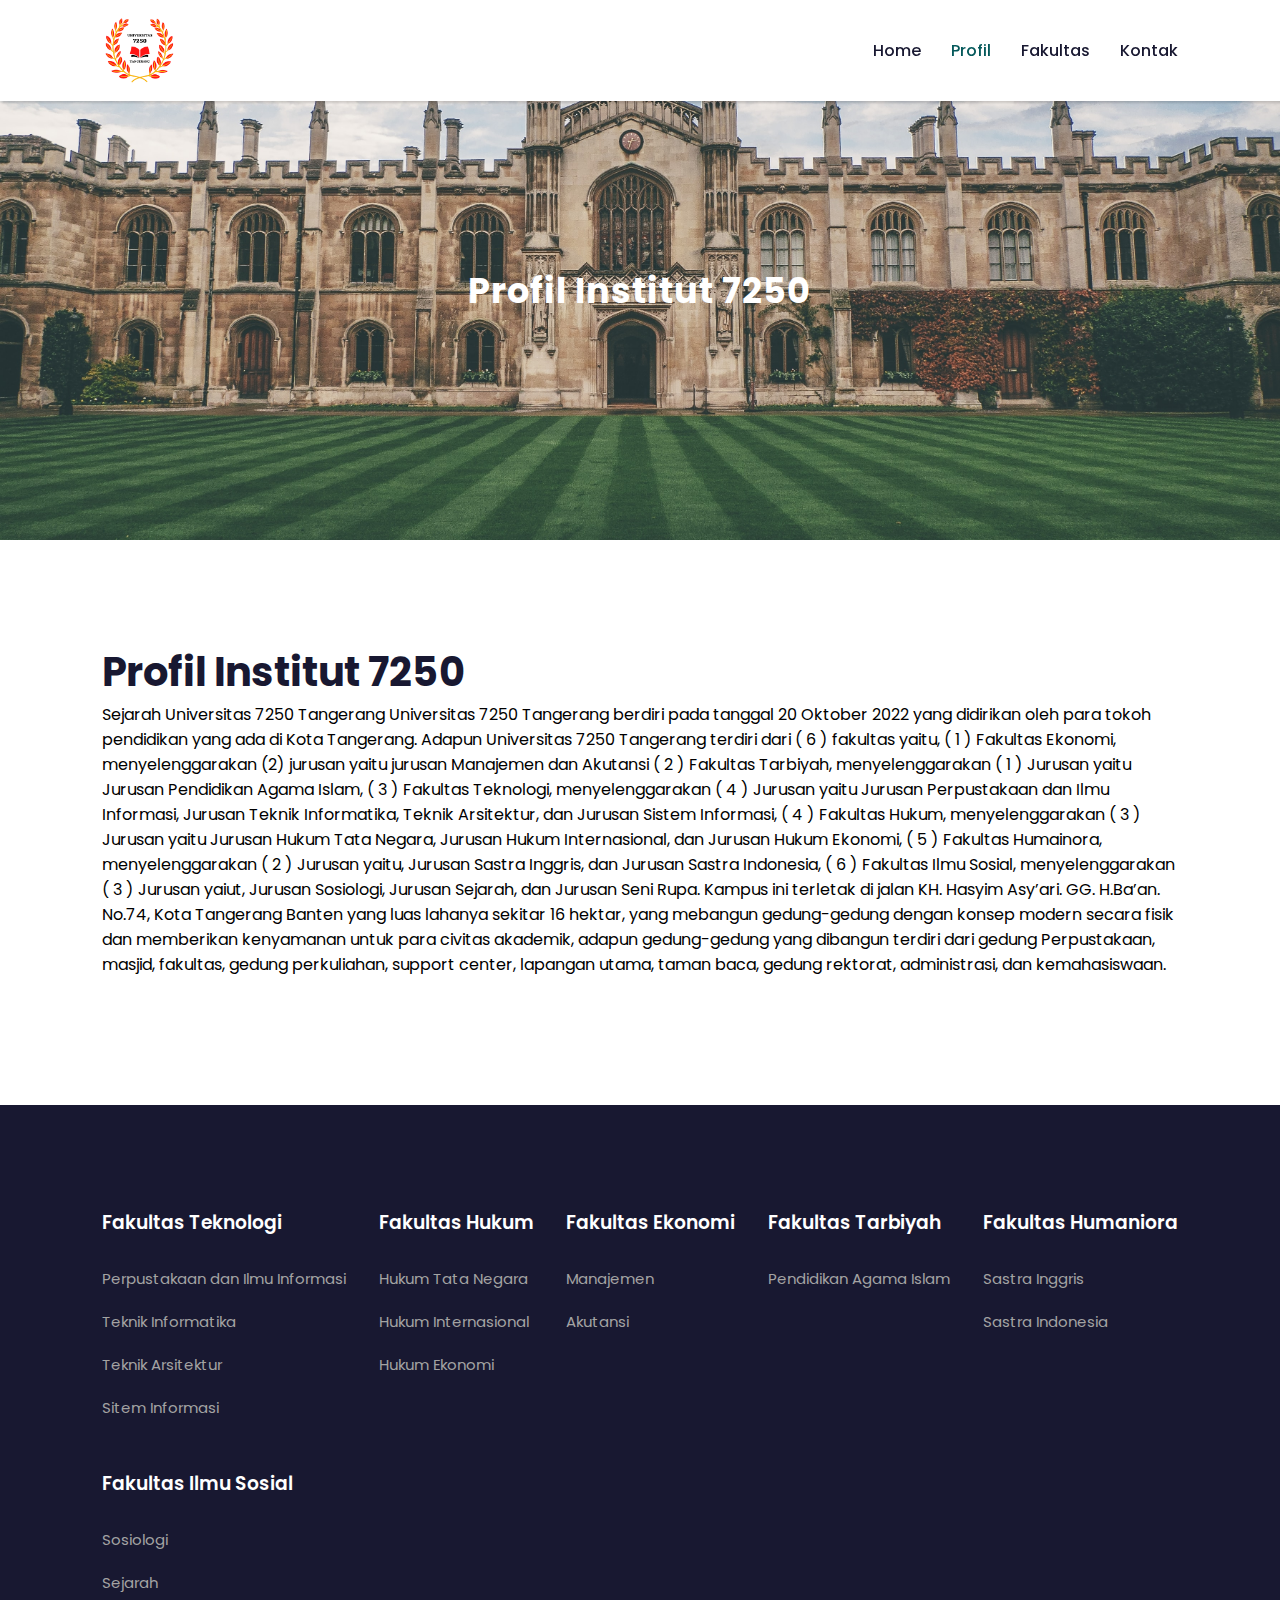
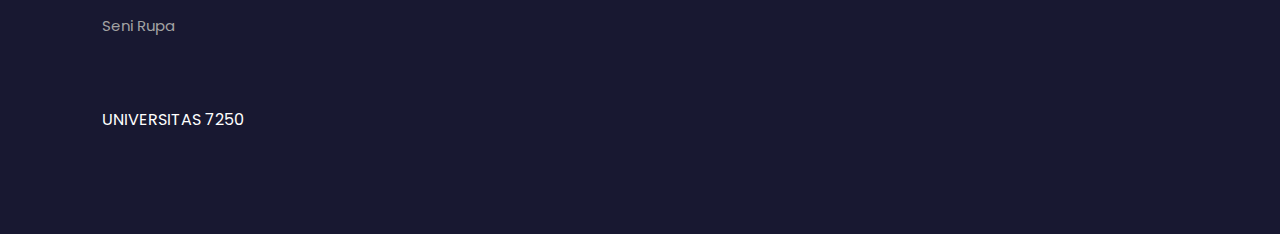
<file: profil.html>
<!DOCTYPE html>
<html lang="en">
<head>
    <meta charset="UTF-8">
    <meta http-equiv="X-UA-Compatible" content="IE=edge">
    <meta name="viewport" content="width=device-width, initial-scale=1.0">
    <title>7250 University</title>
    <link rel="icon" type="image/x-icon" href="assets/images/logo.png">
    <link rel="stylesheet" href="https://cdnjs.cloudflare.com/ajax/libs/font-awesome/6.2.0/css/all.min.css">

    <link rel="stylesheet" href="assets/css/style.css">

    <script src="https://code.jquery.com/jquery-3.6.1.min.js" integrity="sha256-o88AwQnZB+VDvE9tvIXrMQaPlFFSUTR+nldQm1LuPXQ=" crossorigin="anonymous"></script>
    
</head>
<body>
    
    <nav>
        <img src="assets/images/logo.png" alt="">
        <div class="navigation">
            <ul>
                <i id="menu-close" class="fa-solid fa-xmark"></i>
                <li><a href="#">Home</a></li>
                <li><a class="active" href="profil.html">Profil</a></li>
                <li><a href="fakultas.html">Fakultas</a></li>
                <li><a href="kontak.html">Kontak</a></li>
            </ul>
            <img id="menu-btn" src="assets/images/menu.png" alt="">
        </div>
    </nav>
    
    <section id="profil-home">
        <h2>Profil Institut 7250</h2>
    </section>

    <section id="profil-container">
        <div class="profil-text">
            <h1>Profil Institut 7250</h1>
            <p>Sejarah Universitas 7250 Tangerang
                Universitas 7250 Tangerang berdiri pada tanggal 20 Oktober 2022 yang didirikan oleh para tokoh pendidikan yang ada di Kota Tangerang. Adapun Universitas 7250 Tangerang terdiri dari ( 6 ) fakultas yaitu, ( 1 ) Fakultas Ekonomi, menyelenggarakan (2) jurusan yaitu jurusan Manajemen dan Akutansi ( 2 ) Fakultas Tarbiyah, menyelenggarakan ( 1 ) Jurusan yaitu Jurusan Pendidikan Agama Islam, ( 3 ) Fakultas Teknologi, menyelenggarakan ( 4 ) Jurusan yaitu Jurusan Perpustakaan dan Ilmu Informasi, Jurusan Teknik Informatika, Teknik Arsitektur, dan Jurusan Sistem Informasi, ( 4 ) Fakultas Hukum, menyelenggarakan ( 3 ) Jurusan yaitu Jurusan Hukum Tata Negara, Jurusan Hukum Internasional, dan Jurusan Hukum Ekonomi, ( 5 ) Fakultas Humainora, menyelenggarakan ( 2 ) Jurusan yaitu, Jurusan Sastra Inggris, dan Jurusan Sastra Indonesia, ( 6 ) Fakultas Ilmu Sosial, menyelenggarakan ( 3 ) Jurusan yaiut, Jurusan Sosiologi, Jurusan Sejarah, dan Jurusan Seni Rupa. 
                Kampus ini terletak di jalan KH. Hasyim Asy’ari. GG. H.Ba’an. No.74, Kota Tangerang Banten yang luas lahanya sekitar 16 hektar, yang mebangun gedung-gedung dengan konsep modern secara fisik dan memberikan kenyamanan untuk para civitas akademik, adapun gedung-gedung yang dibangun terdiri dari gedung Perpustakaan, masjid, fakultas, gedung perkuliahan, support center, lapangan utama, taman baca, gedung rektorat, administrasi, dan kemahasiswaan.                
            </p>
        </div>
    </section>

    <footer>
        <div class="footer-col">
            <h3>Fakultas Teknologi</h3>
            <li>Perpustakaan dan Ilmu Informasi</li>
            <li>Teknik Informatika</li>
            <li>Teknik Arsitektur</li>
            <li>Sitem Informasi</li>
        </div>

        <div class="footer-col">
            <h3>Fakultas Hukum</h3>
            <li>Hukum Tata Negara</li>
            <li>Hukum Internasional</li>
            <li>Hukum Ekonomi</li>
        </div>

        <div class="footer-col">
            <h3>Fakultas Ekonomi</h3>
            <li>Manajemen</li>
            <li>Akutansi</li>
        </div>

        <div class="footer-col">
            <h3>Fakultas Tarbiyah</h3>
            <li>Pendidikan Agama Islam</li>
        </div>

        <div class="footer-col">
            <h3>Fakultas Humaniora</h3>
            <li>Sastra Inggris</li>
            <li>Sastra Indonesia</li>
        </div>

        <div class="footer-col">
            <h3>Fakultas Ilmu Sosial</h3>
            <li>Sosiologi</li>
            <li>Sejarah</li>
            <li>Seni Rupa</li>
        </div>
        
        <div class="about-us">
            <p>UNIVERSITAS 7250</p>
        </div>
    </footer>

    <script>
        $('#menu-btn').click(function(){
            $('nav .navigation ul').addClass('active')
        });
        $('#menu-close').click(function(){
            $('nav .navigation ul').removeClass('active')
        });
    </script>
</body>
</html>
</file>
<file: assets/css/style.css>
@import url('https://fonts.googleapis.com/css2?family=Poppins:wght@300;400&display=swap');
* {
    margin: 0;
    padding: 0;
    box-sizing: border-box;
}

body {
    font-family: 'Poppins', sans-serif;
}

/* Keseluruhan Tags */

h1 {
    font-size: 2.5rem;
    font-weight: 700;
    color: rgb(24, 24, 49);
}

span {
    font-size: .9rem;
    color: #757373;
}

h6 {
    font-size: 1.1rem;
    color: rgb(24, 24, 49);
}

/* Navigasi */
nav {
    position: fixed;
    width: 100%;
    background-color: #fff;
    display: flex;
    flex-direction: row;
    justify-content: space-between;
    align-items: center;
    padding: 1vw 8vw;
    box-shadow: 2px 2px 2px rgba(0, 0, 0, 0.15);
    z-index: 999;
}

nav img{
    width: 75px;
    cursor: pointer;
}

nav .navigation {
    display: flex;
}

#menu-btn {
    width: 30px;
    height: 30px;
    display: none;
}

#menu-close {
    display: none;
}

nav .navigation ul {
    display: flex;
    justify-content: flex-end;
    align-items: center;
}

nav .navigation ul li {
    list-style: none;
    margin-left: 30px;
}

nav .navigation ul li a {
    text-decoration: none;
    color: rgb(24, 24, 49);
    font-size: 16px;
    font-weight: 500;
    transition: 0.3s ease;
}

nav .navigation ul li a.active,
nav .navigation ul li a:hover {
    color: #05595B;
}

/* Home */
#home {
    background-image: url("../images/landing-1.jpg");
    width: 100%;
    height: 100vh;
    background-size: cover;
    background-position: center;
    display: flex;
    flex-direction: column;
    justify-content: center;
    align-items: center;
    text-align: center;
    padding-top: 40px;
    animation: slide 10s infinite linear;
}

@keyframes slide {
    25% {
        background-image: url("../images/landing-2.jpg");
    }
    75% {
        background-image: url("../images/landing-3.jpg");
    }
}

#home h2 {
    color: #fff;
    font-size: 2.2rem;
    letter-spacing: 1px;
}

#home p {
    width: 50%;
    color: #fff;
    font-size: 0.9rem;
    line-height: 20px;
}

#home .btn {
    margin-top: 30px;
}

#home a {
    text-decoration: none;
    font-size: 0.9rem;
    padding: 13px 35px;
    background-color: #fff;
    font-weight: 600;
    border-radius: 5px;
}

#home a.lebih-lanjut {
    color: #fff;
    background: rgb(24, 24, 49);
    transition: 0.3s ease;
}

#home a.lebih-lanjut:hover {
    color: rgb(24, 24, 49);
    background: #fff;
    transition: 0.3s ease;
}

#home a.kelas {
    color: #fff;
    background: rgb(61, 109, 124);
    transition: 0.3s ease;
}

#home a.kelas:hover {
    color: rgb(61, 109, 124);
    background: #fff;
    transition: 0.3s ease;
}

/* Fasilitas */
#facility {
    padding: 5vw 8vw 0 8vw;
    text-align: center;
}

#facility .fac-base {
    display: grid;
    grid-template-columns: repeat(auto-fit, minmax(320px, 1fr));
    grid-gap: 1rem;
    margin-top: 50px;
}

#facility .fac-box {
    background: #C4D7E0;
    text-align: center;
    padding: 1em 1em;
    border-radius: 5px;
}

#facility .fac-box i {
    font-size: 2.3rem;
    color: rgb(77, 81, 105);
}

#facility .fac-box h3 {
    font-size: 1.2rem;
    font-weight: 600;
    color: rgb(47, 51, 75);
    padding: 13px 0 7px 0;
}

#facility .fac-box p {
    font-size: 1rem;
    font-weight: 400;
    color: rgb(47, 51, 75);
}

/* Kelas */
#kelas {
    padding: 8vw 8vw 0 8vw;
    text-align: center;
}

#kelas .kelas-container {
    display: grid;
    grid-template-columns: repeat(auto-fit, minmax(320px, 1fr));
    grid-gap: 1rem;
    margin-top: 50px;
}

#kelas .kelas-box {
    margin-top: 50px;
    cursor: pointer;
}

#kelas .kelaskelas {
    text-align: center;
    background: #C4D7E0;
    border-radius: 25px;
}

#kelas .kelaskelas img {
    width: 100%;
    height: 60%;
    border-radius: 25px;
    background-size: cover;
    background-position: center;
}

/* Profile */
#experts {
    padding: 8vw 8vw 8vw 8vw;
    text-align: center;
}

#experts .expert-box {
    display: grid;
    grid-template-columns: repeat(auto-fit, minmax(250px, 1fr));
    grid-gap: 1rem;
    margin-top: 50px;
}

#experts .expert-box .profile {
    background-color: #C4D7E0;
    padding: 30px 10px;
    margin-bottom: 5em;
    border-radius: 5px;
}

.pro-links {
    margin-top: 10px;
}

.pro-links i {
    padding: 10px 13px;
    border: 1px solid rgb(47, 51, 75);
    cursor: pointer;
}

.pro-links i:hover {
    background: rgb(24, 24, 49);
    color: #fff;
    border: 1px solid rgb(47, 51, 75);
    cursor: pointer;
    transition: 0.3s ease;
}

.pro-links a {
    text-decoration: none;
}

.pro-links a:visited {
    color: rgb(47, 51, 75);
}

.pro-links a:link {
    color: rgb(47, 51, 75);
  }

/* footer */

footer {
    padding: 8vw;
    background-color: rgb(24, 24, 49);
    display: flex;
    justify-content: space-between;
    align-items: flex-start;
    flex-wrap: wrap;
}

footer .footer-col {
    padding-bottom: 40px;
}

footer h3 {
    color: #FFF;
    font-weight: 600;
    padding-bottom: 20px;
}

footer li {
    list-style: none;
    color: rgb(163, 163, 163);
    padding: 10px 0;
    font-size: 15px;
    cursor: pointer;
    transition: 0.3s ease;
}

footer li:hover {
    color: rgb(255, 255, 255);
}

footer .about-us {
    margin-top: 20px;
    display: flex;
    justify-content: space-between;
    align-items: center;
    width: 100%;
    flex-wrap: wrap;
}

footer .about-us p {
    color: rgb(255, 255, 255);
    align-items: center;
}

/* Profil */

#profil-home {
    background-image: url("../images/profil.jpg");
    width: 100%;
    height: 60vh;
    background-size: cover;
    background-position: center;
    display: flex;
    flex-direction: column;
    justify-content: center;
    align-items: center;
    text-align: center;
    padding-top: 40px;
}

#profil-home h2 {
    color: #fff;
    font-size: 2.2rem;
    letter-spacing: 1px;
}

#profil-container {
   display: flex;
   align-items: center;
   padding: 8vw 8vw 2vw 8vw;
   margin-bottom: 8vw;
}

/* Fakultas */

#fakultas-container {
    display: flex;
    align-items: flex-start;
    justify-content: space-between;
    padding: 8vw;
}

#fakultas-container .fakultas {
    width: 60%;
}

#fakultas-container .fakultas img {
    width: 100%;
    border-radius: 19px;
}

#fakultas-container .fakultas .post h3 {
    color: #29303B;
    padding: 15px 0 10px 0;
}

#fakultas-container .fakultas .post p {
    color: #757373;
    padding-bottom: 20px;
}

#fakultas-container .fakultas .post a {
    text-decoration: none;
    font-size: 0.9rem;
    padding: 13px 35px;
    background-color: rgb(24, 24, 49);
    color: #FFF;
    border-radius: 5px;
    font-weight: 600;
}

#fakultas-container .fakultas .post {
    padding-bottom: 60px;
}

#fakultas-container .cate {
    width: 30%;
}

#fakultas-container .cate h2 {
    padding-bottom: 7px;
}

#fakultas-container .cate a {
    text-decoration: none;
    color: #757373;
    font-weight: 500;
    line-height: 45px;
}

#fakultas-container .blogs {
    width: 60%;
    margin: 0 auto;
}

#fakultas-container .blogs p {
    text-align: justify;
    padding-bottom: 60px !important;
}

/* kontak */

#kontak {
    padding: 8vw;
    display: flex;
    justify-content: space-between;
    align-items: flex-start;
}

#kontak .getin {
    width: 350px;
}

#kontak .getin h2 {
    color: #2C234D;
    font-size: 30px;
    font-weight: 800;
    line-height: .8;
    margin-bottom: 16px;
}

#kontak .getin p {
    color: #757373;
    line-height: 24px;
    margin-bottom: 33px;
    padding-bottom: 25px;
    border-bottom: 1px solid #E5E4ED;
}

#kontak .getin .getin-details div {
    display: flex;
}

#kontak .getin .getin-details div .get {
    font-size: 16px;
    line-height: 22px;
    color: #2C234D;
    margin-right: 20px;
}

#kontak .getin .getin-details div p {
    font-size: 14px;
    border-bottom: none;
    line-height: 22px;
    margin-bottom: 15px;
}

#kontak .form {
    width: 60%;
    background: #E5E4ED;
    padding: 40px;
    border-radius: 10px;
}

#kontak .form h4 {
    font-size: 24px;
    color: #2C234D;
    line-height: 30px;
    margin-bottom: 8px;
}
#kontak .form p {
    color: #757373;
    line-height: 24px;
    padding-bottom: 25px;
}

#kontak .form .form-row {
    display: flex;
    justify-content: space-between;
    width: 100%;
}

#kontak .form .form-row input {
    width: 48%;
    font-size: 15px;
    font-weight: 400;
    border-radius: 3px;
    border: none;
    background: #FFF;
    color: #757373;
    outline: none;
    padding: 20px 30px;
    margin-bottom: 20px;
}

#kontak .form .form-col input,
#kontak .form .form-col textarea {
    width: 100%;
    font-size: 15px;
    font-weight: 400;
    border-radius: 3px;
    border: none;
    background: #FFF;
    color: #757373;
    outline: none;
    padding: 20px 30px;
    margin-bottom: 20px;
}

#kontak .form button {
    font-size: .9rem;
    padding: 13px 25px;
    background-color: rgb(24, 24, 49);
    outline: none;
    border: none;
    font-weight: 600;
    cursor: pointer;
    color: #FFF;
}

#map {
    width: 100%;
    height: 70vh;
    margin-bottom: 8vw;
    
}

#map iframe {
    width: 100%;
    height: 100%;
}

@media (max-width: 769px) {
    nav {
        padding: 15px 20px;
    }
    nav img {
        width: 130px;
    }
    #menu-btn {
        display: initial;
    }
    #menu-close {
        display: initial;
        font-size: 1.6rem;
        color: #fff;
        padding: 30px 0px 20px 20px;
    }
    nav .navigation ul {
        position: absolute;
        top: 0;
        right: -220px;
        width: 220px;
        background: rgba(0, 0, 0, 0.15);
        backdrop-filter: blur(4.5px);
        border: 1px solid rgba(0, 0, 0, 0.15);
        height: 100vh;
        display: flex;
        flex-direction: column;
        justify-content: flex-start;
        align-items: flex-start;
        transition: 0.3s ease;
    }
    nav .navigation ul.active {
        right: 0;
    }
    nav .navigation ul li {
        padding: 20px 0px 20px 40px;
        margin-left: 0;
    }
    nav .navigation ul li a {
        color: #fff;
    }
    #home p {
        width: 90%;
    }
    #facility {
        padding: 8vw 4vw 0 4vw;
    }
    #kelas {
        padding: 8vw 4vw 0 4vw;
    }
    #experts {
        padding: 8vw 8vw 4vw 8vw;
        text-align: center;
    }

    /* profil */

    #profil-container {
        padding: 8vw 4vw 2vw 4vw;
        margin-bottom: 8vw;
    }

    /* fakultas */

    #fakultas-container {
        padding: 8vw 4vw;
    }

    #fakultas-container .blogs {
        width: 100%;
        margin-top: 30px;
    }

    #fakultas-container .blogs img {
        width: 100%;
        height: 50vh;
        object-fit: cover;
    }

    /* kontak */
    
    #kontak {
        padding: 8vw 4vw;
    }

    #kontak .getin {
        width: 250px;
    }
}
</file>
